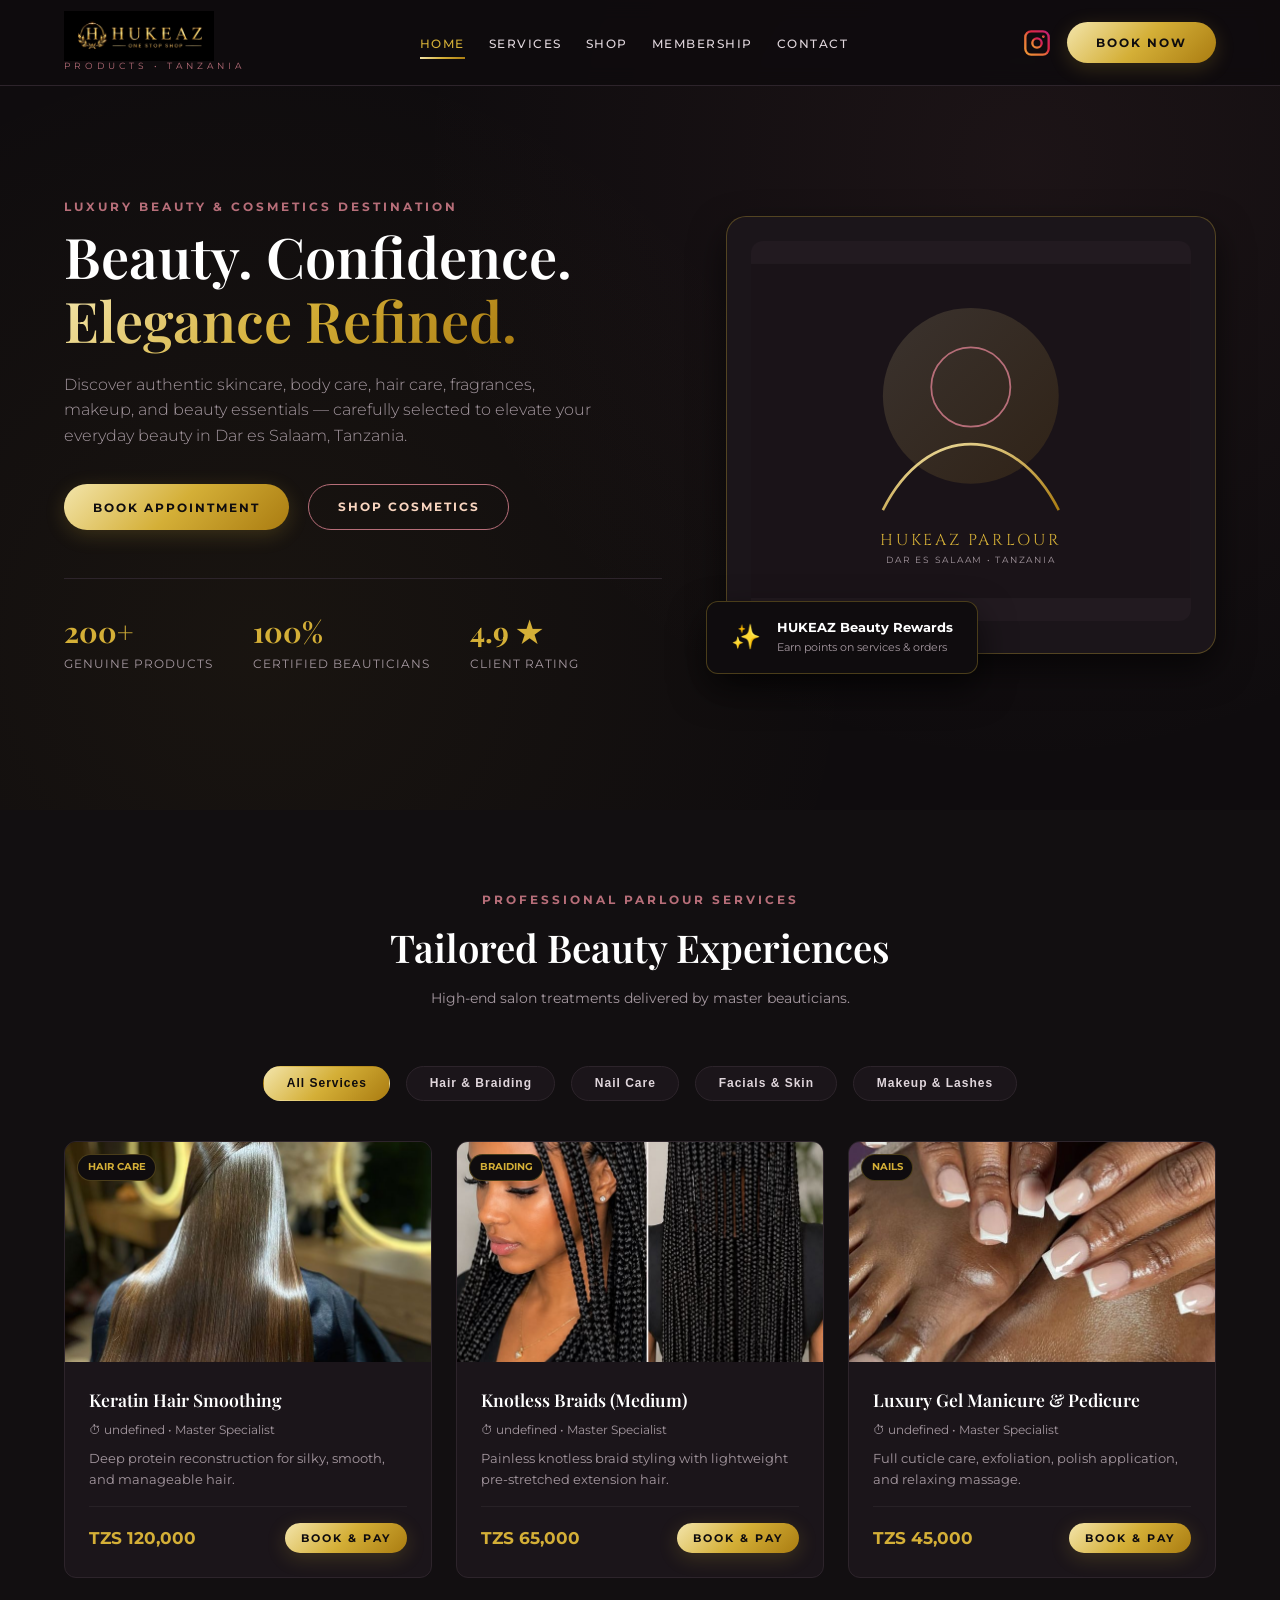
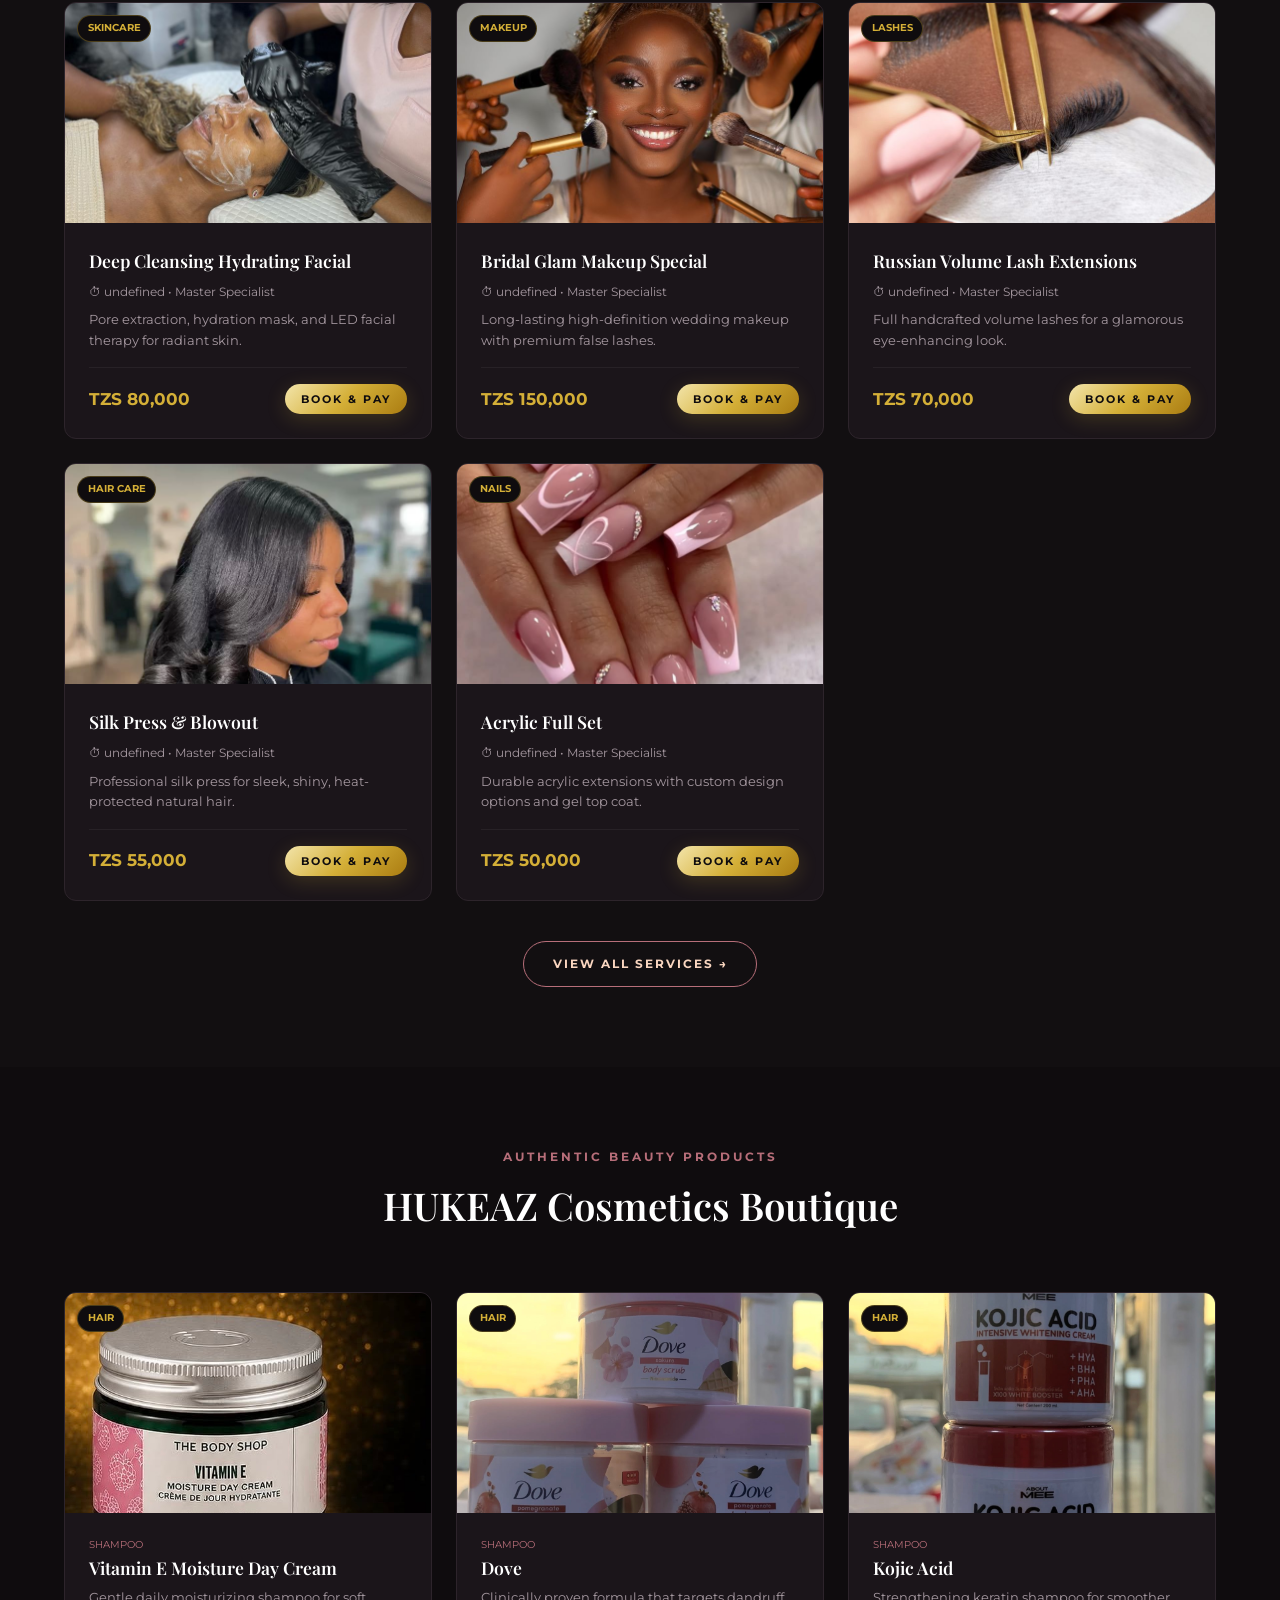
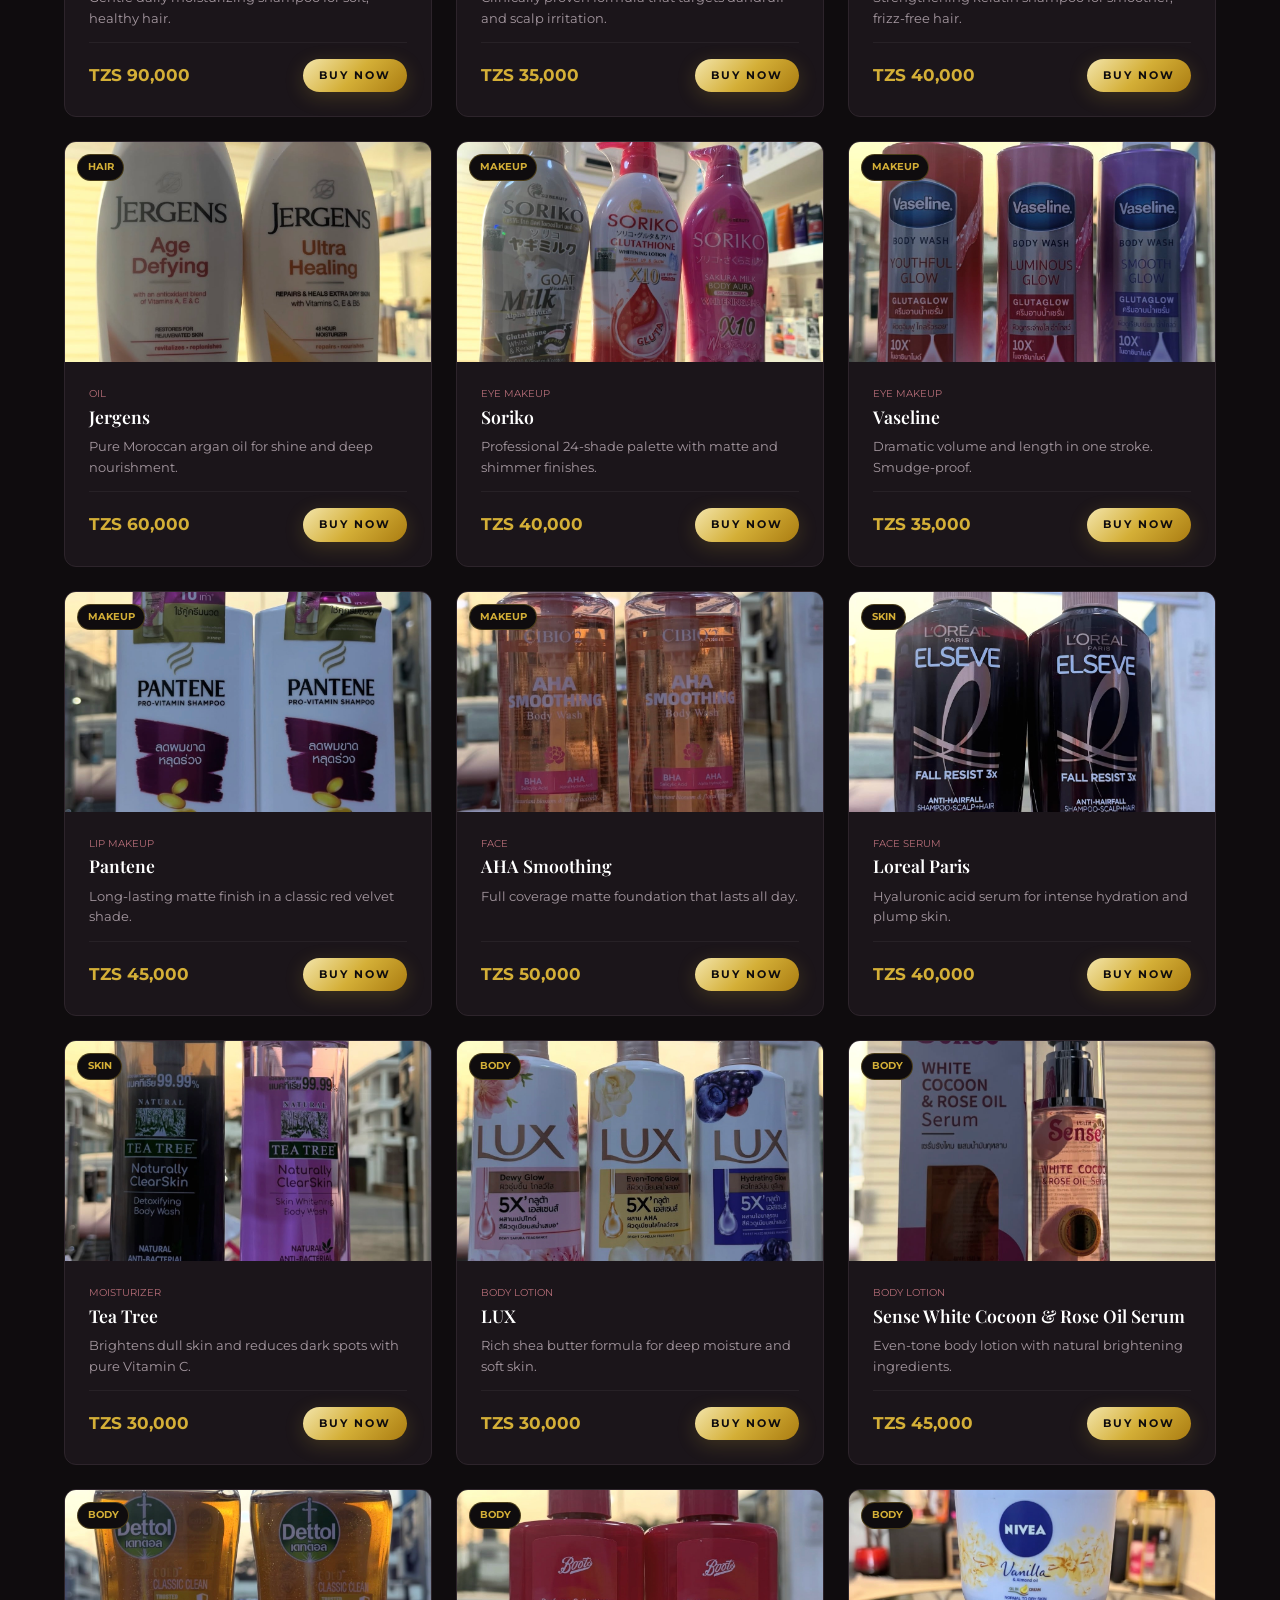
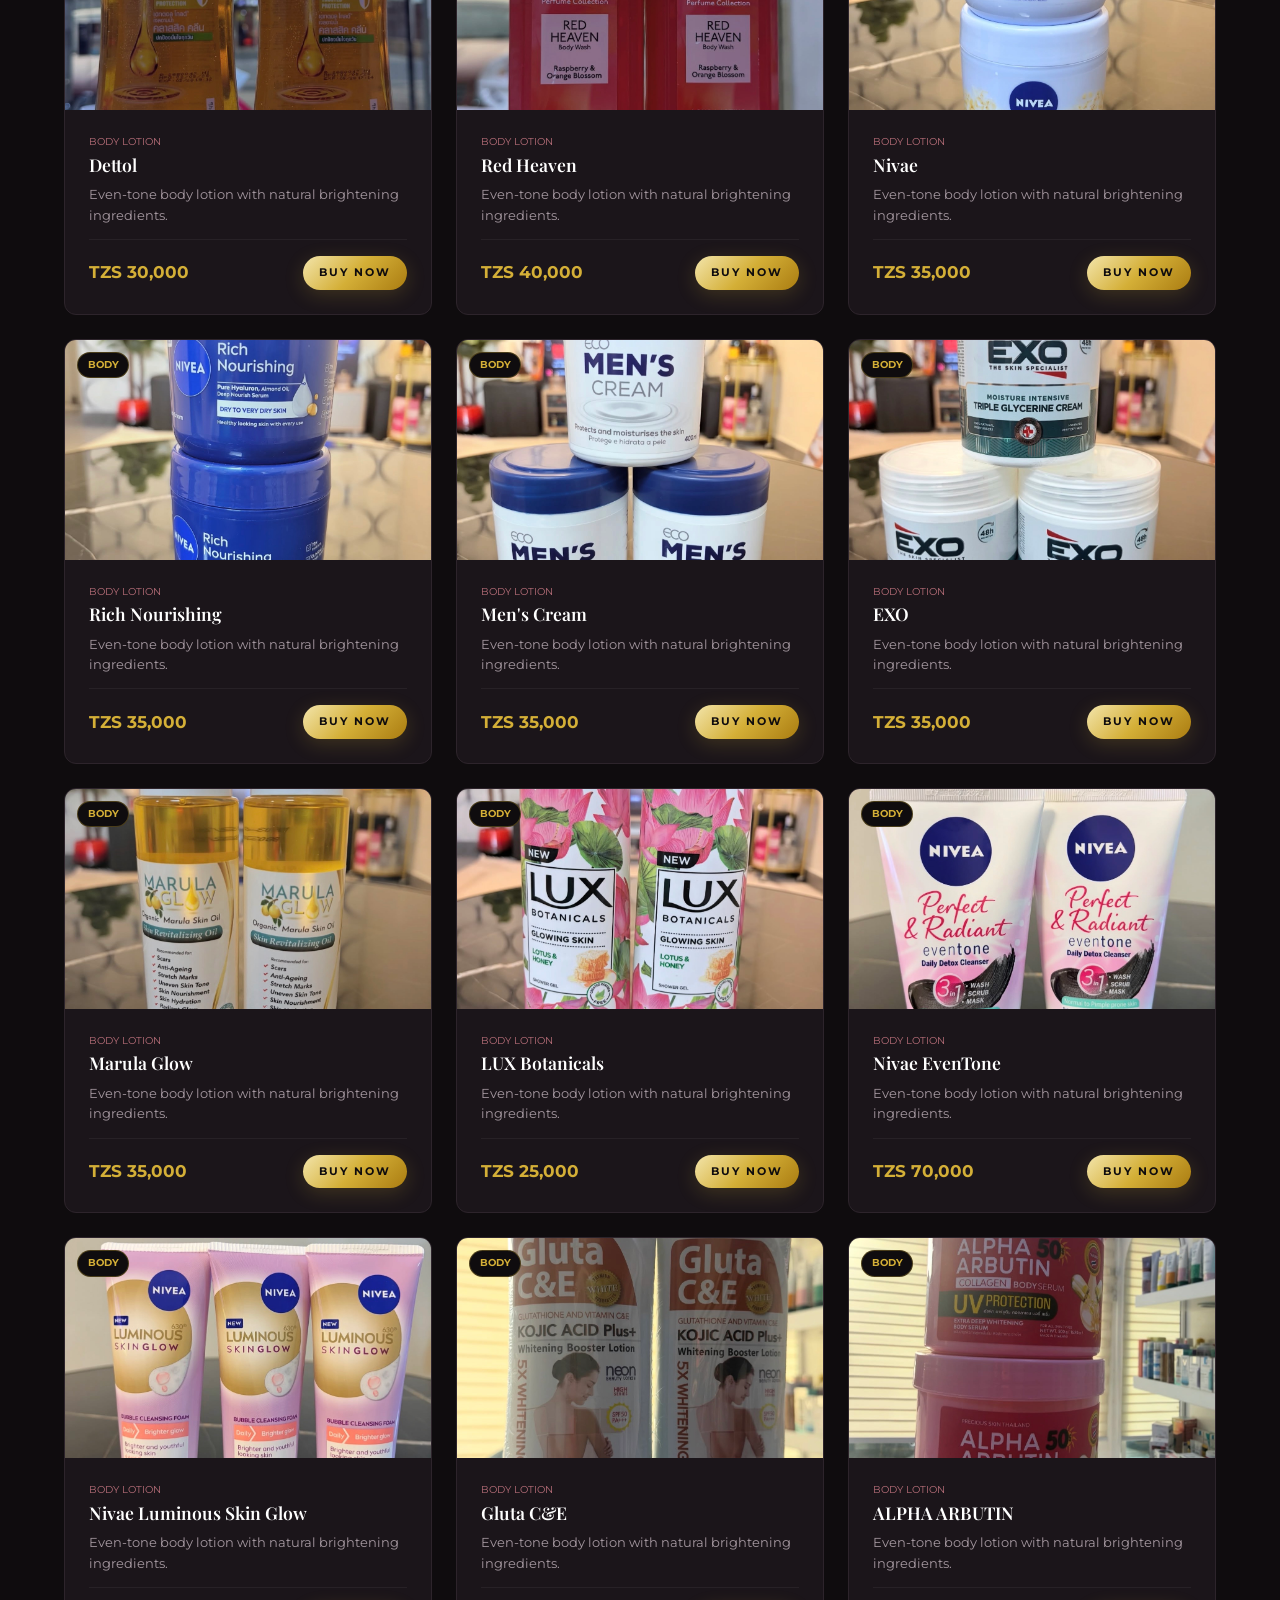
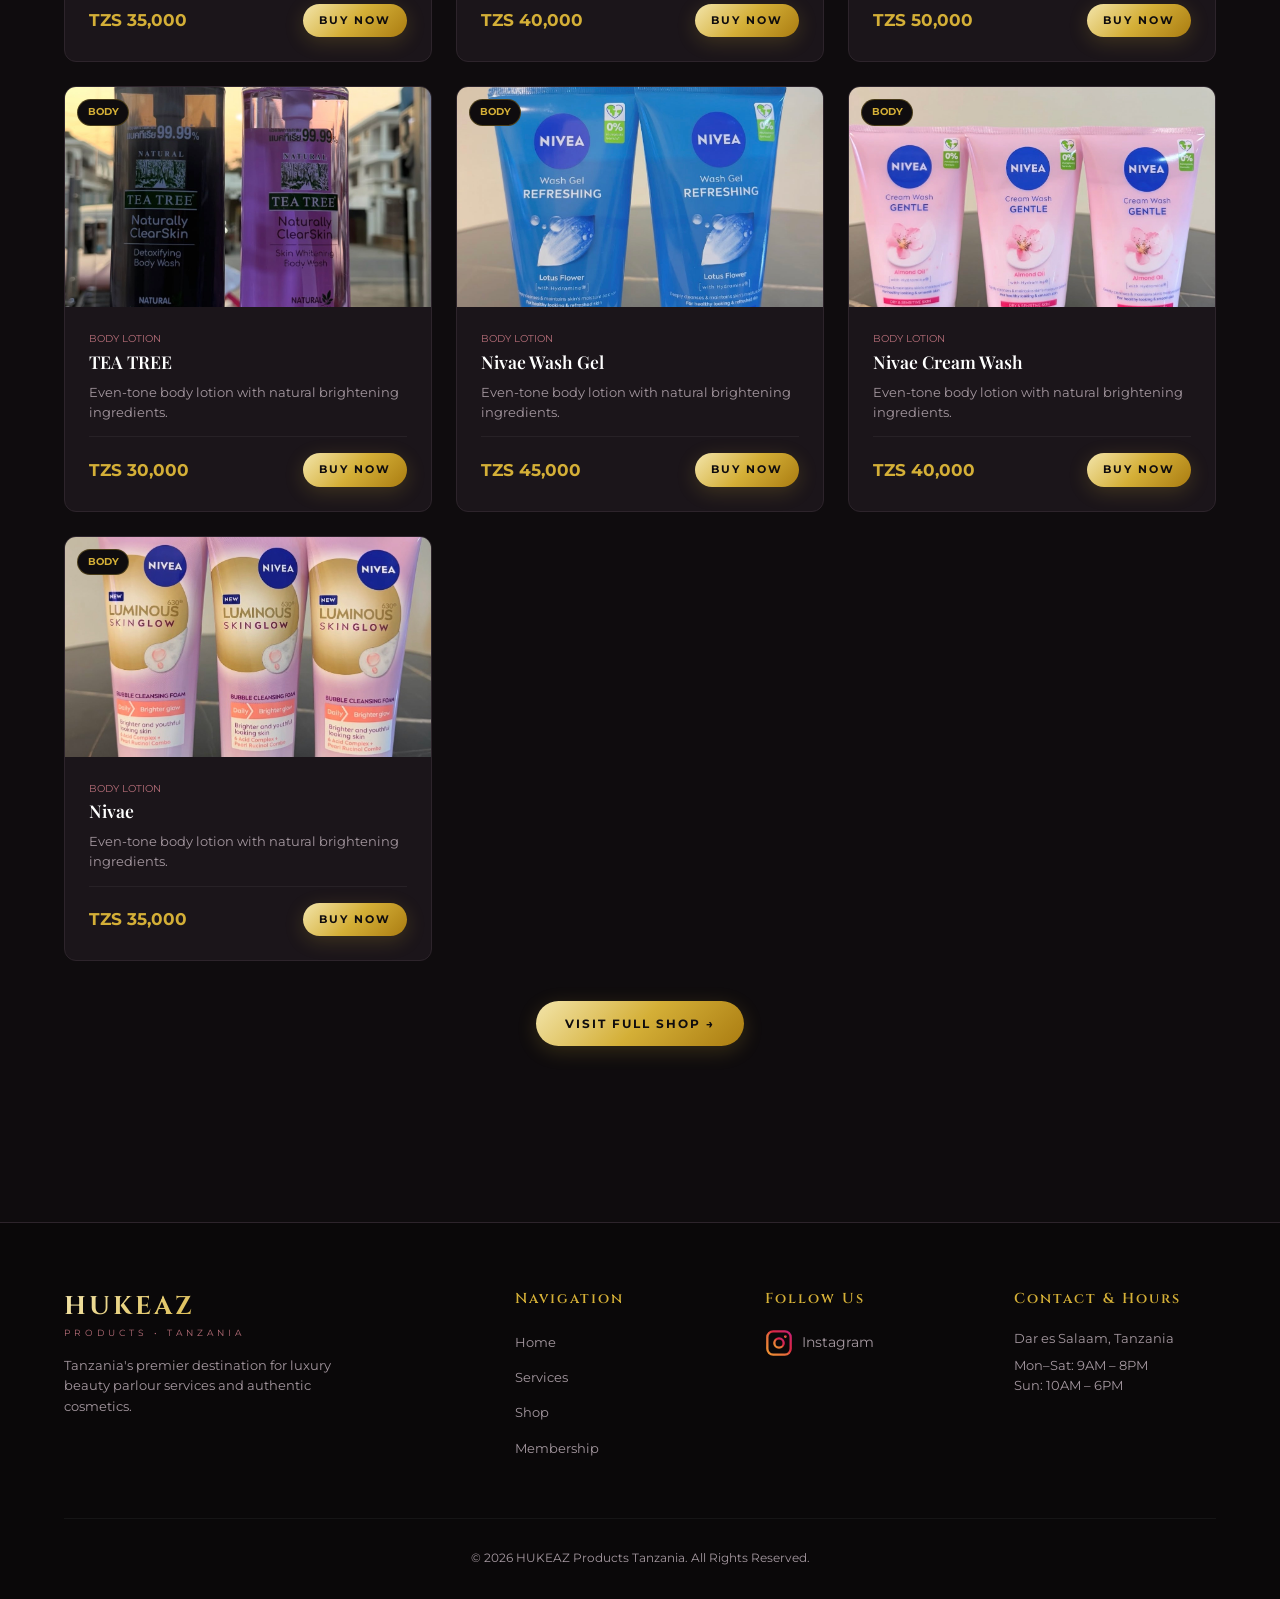
<file: index.html>
<!DOCTYPE html>
<html lang="en">
<head>
    <meta charset="UTF-8">
    <meta name="viewport" content="width=device-width, initial-scale=1.0">
    <meta name="description" content="HUKEAZ Products — Premium beauty parlour services and authentic cosmetics in Dar es Salaam, Tanzania.">
    <title>HUKEAZ Products — Premium Beauty & Cosmetics Tanzania</title>
    <link rel="preconnect" href="https://fonts.googleapis.com">
    <link rel="preconnect" href="https://fonts.gstatic.com" crossorigin>
    <link href="https://fonts.googleapis.com/css2?family=Cinzel:wght@500;600;700;800&family=Montserrat:wght@300;400;500;600;700&family=Playfair+Display:ital,wght@0,400;0,600;0,700;1,400&display=swap" rel="stylesheet">
    <link rel="stylesheet" href="css/style.css">
</head>
<body>
    <header>
        <div class="container header-container">
            <a href="index.html" class="brand-logo">
                 <img src="images/products/LOGO.jpg" alt="HUKEAZ Logo" class="logo-image" width="150px">
                <span class="subtitle">PRODUCTS • TANZANIA</span>
            </a>
            <nav>
                <ul>
                    <li><a href="index.html" class="active">Home</a></li>
                    <li><a href="services.html">Services</a></li>
                    <li><a href="shop.html">Shop</a></li>
                    <li><a href="membership.html">Membership</a></li>
                    <li><a href="contact.html">Contact</a></li>
                </ul>
            </nav>
            <div class="nav-actions">
                
                                    <div style="margin-top:0.5rem;">
                        <a href="https://www.instagram.com/hukeazonestop1_shop_/" target="_blank" rel="noopener"
                           style="display:inline-flex;align-items:center;gap:0.6rem;text-decoration:none;color:var(--text-muted);transition:var(--transition);">
                            <!-- Instagram Logo -->
                            <svg width="28" height="28" viewBox="0 0 24 24" fill="none" xmlns="http://www.w3.org/2000/svg">
                                <defs>
                                    <linearGradient id="ig-gradient" x1="0%" y1="100%" x2="100%" y2="0%">
                                        <stop offset="0%" stop-color="#f09433"/>
                                        <stop offset="45%" stop-color="#e6683c"/>
                                        <stop offset="60%" stop-color="#dc2743"/>
                                        <stop offset="90%" stop-color="#cc2366"/>
                                        <stop offset="100%" stop-color="#bc1888"/>
                                    </linearGradient>
                                </defs>
                                <rect x="2" y="2" width="20" height="20" rx="5" ry="5" stroke="url(#ig-gradient)" stroke-width="2"/>
                                <circle cx="12" cy="12" r="4" stroke="url(#ig-gradient)" stroke-width="2"/>
                                <circle cx="17.5" cy="6.5" r="1.2" fill="url(#ig-gradient)"/>
                            </svg>
                       
                        </a>
                    </div>
                <button class="btn btn-gold" onclick="openBookingModal()">Book Now</button>
                <button class="mobile-toggle" onclick="toggleMobileNav()">☰</button>
            </div>
        </div>
        <div class="mobile-nav" id="mobile-nav">
            <a href="index.html" class="active">Home</a>
            <a href="services.html">Services</a>
            <a href="shop.html">Shop</a>
            <a href="membership.html">Membership</a>
            <a href="contact.html">Contact</a>
            <button class="btn btn-gold" style="margin-top:0.5rem;" onclick="openBookingModal(); toggleMobileNav();">Book Appointment</button>
        </div>
    </header>

    <section class="hero">
        <div class="container hero-grid">
            <div>
                <span class="section-label">Luxury Beauty & Cosmetics Destination</span>
                <h1 class="hero-title">Beauty. Confidence. <span class="gold-text">Elegance Refined.</span></h1>
                <p class="hero-subtitle">Discover authentic skincare, body care, hair care, fragrances, makeup, and beauty essentials — carefully selected to elevate your everyday beauty in Dar es Salaam, Tanzania.</p>
                <div class="hero-buttons">
                    <button class="btn btn-gold" onclick="openBookingModal()">Book Appointment</button>
                    <a href="shop.html" class="btn btn-outline">Shop Cosmetics</a>
                </div>
                <div class="hero-stats">
                    <div class="stat-item"><div class="number">200+</div><div class="label">Genuine Products</div></div>
                    <div class="stat-item"><div class="number">100%</div><div class="label">Certified Beauticians</div></div>
                    <div class="stat-item"><div class="number">4.9 ★</div><div class="label">Client Rating</div></div>
                </div>
            </div>
            <div class="hero-visual">
                <div class="visual-card-main">
                    <svg viewBox="0 0 500 380" style="width:100%;height:380px;border-radius:12px;background:#221A20;">
                        <defs>
                            <linearGradient id="svgG" x1="0%" y1="0%" x2="100%" y2="100%">
                                <stop offset="0%" stop-color="#F3E5AB"/>
                                <stop offset="100%" stop-color="#AA7C11"/>
                            </linearGradient>
                        </defs>
                        <rect width="500" height="380" fill="#1A1318"/>
                        <circle cx="250" cy="150" r="100" fill="url(#svgG)" opacity="0.15"/>
                        <path d="M 150,280 C 200,180 300,180 350,280" stroke="url(#svgG)" stroke-width="3" fill="none"/>
                        <circle cx="250" cy="140" r="45" stroke="#B76E79" stroke-width="2" fill="none"/>
                        <text x="250" y="320" font-family="'Cinzel', serif" font-size="18" fill="#D4AF37" text-anchor="middle" letter-spacing="3">HUKEAZ PARLOUR</text>
                        <text x="250" y="340" font-family="'Montserrat', sans-serif" font-size="10" fill="#A598A0" text-anchor="middle" letter-spacing="2">DAR ES SALAAM • TANZANIA</text>
                    </svg>
                    <div class="floating-badge">
                        <span style="font-size:1.5rem;">✨</span>
                        <div>
                            <div style="font-size:0.8rem;font-weight:700;color:#FFF;">HUKEAZ Beauty Rewards</div>
                            <div style="font-size:0.7rem;color:var(--text-muted);">Earn points on services & orders</div>
                        </div>
                    </div>
                </div>
            </div>
        </div>
    </section>

    <section class="section-padding" style="background:rgba(255,255,255,0.01);">
        <div class="container">
            <div class="section-header">
                <span class="section-label">Professional Parlour Services</span>
                <h2>Tailored Beauty Experiences</h2>
                <p style="color:var(--text-muted);font-size:0.9rem;margin-top:0.5rem;">High-end salon treatments delivered by master beauticians.</p>
            </div>
            <div class="tab-navigation">
                <button class="tab-btn active" onclick="filterServices('all')">All Services</button>
                <button class="tab-btn" onclick="filterServices('hair')">Hair & Braiding</button>
                <button class="tab-btn" onclick="filterServices('nails')">Nail Care</button>
                <button class="tab-btn" onclick="filterServices('skin')">Facials & Skin</button>
                <button class="tab-btn" onclick="filterServices('makeup')">Makeup & Lashes</button>
            </div>
            <div class="grid cards-grid" id="services-container"></div>
            <div style="text-align:center;margin-top:2.5rem;">
                <a href="services.html" class="btn btn-outline">View All Services →</a>
            </div>
        </div>
    </section>

    <section class="section-padding">
        <div class="container">
            <div class="section-header">
                <span class="section-label">Authentic Beauty Products</span>
                <h2>HUKEAZ Cosmetics Boutique</h2>
                
            </div>
            <div class="grid cards-grid" id="products-container"></div>
            <div style="text-align:center;margin-top:2.5rem;">
                <a href="shop.html" class="btn btn-gold">Visit Full Shop →</a>
            </div>
        </div>
    </section>

    <footer>
        <div class="container">
            <div class="grid footer-grid">
                <div>
                    <a href="index.html" class="brand-logo" style="margin-bottom:1rem;">
                        <span class="title">HUKEAZ</span>
                        <span class="subtitle">PRODUCTS • TANZANIA</span>
                    </a>
                    <p style="font-size:0.8rem;color:var(--text-muted);max-width:300px;">Tanzania's premier destination for luxury beauty parlour services and authentic cosmetics.</p>
                </div>
                <div class="footer-col">
                    <h4>Navigation</h4>
                    <ul>
                        <li><a href="index.html">Home</a></li>
                        <li><a href="services.html">Services</a></li>
                        <li><a href="shop.html">Shop</a></li>
                        <li><a href="membership.html">Membership</a></li>
                    </ul>
                </div>
                                <div class="footer-col">
                    <h4>Follow Us</h4>
                    <div style="margin-top:0.5rem;">
                        <a href="https://www.instagram.com/hukeazonestop1_shop_/" target="_blank" rel="noopener"
                           style="display:inline-flex;align-items:center;gap:0.6rem;text-decoration:none;color:var(--text-muted);transition:var(--transition);">
                            <!-- Instagram Logo -->
                            <svg width="28" height="28" viewBox="0 0 24 24" fill="none" xmlns="http://www.w3.org/2000/svg">
                                <defs>
                                    <linearGradient id="ig-gradient" x1="0%" y1="100%" x2="100%" y2="0%">
                                        <stop offset="0%" stop-color="#f09433"/>
                                        <stop offset="45%" stop-color="#e6683c"/>
                                        <stop offset="60%" stop-color="#dc2743"/>
                                        <stop offset="90%" stop-color="#cc2366"/>
                                        <stop offset="100%" stop-color="#bc1888"/>
                                    </linearGradient>
                                </defs>
                                <rect x="2" y="2" width="20" height="20" rx="5" ry="5" stroke="url(#ig-gradient)" stroke-width="2"/>
                                <circle cx="12" cy="12" r="4" stroke="url(#ig-gradient)" stroke-width="2"/>
                                <circle cx="17.5" cy="6.5" r="1.2" fill="url(#ig-gradient)"/>
                            </svg>
                            <span style="font-size:0.9rem;">Instagram</span>
                        </a>
                    </div>
                </div>
                <div class="footer-col">
                    <h4>Contact & Hours</h4>
                    <p style="font-size:0.8rem;color:var(--text-muted);">Dar es Salaam, Tanzania</p>
                    <p style="font-size:0.8rem;color:var(--text-muted);margin-top:0.4rem;">Mon–Sat: 9AM – 8PM</p>
                    <p style="font-size:0.8rem;color:var(--text-muted);">Sun: 10AM – 6PM</p>
                </div>
            </div>
            <div class="copyright">© 2026 HUKEAZ Products Tanzania. All Rights Reserved.</div>
        </div>
    </footer>

    <!-- Booking Modal -->
    <div class="modal" id="booking-modal">
        <div class="modal-content">
            <button class="modal-close" onclick="closeModal('booking-modal')">×</button>
            <span class="section-label">Online Reservation</span>
            <h2 style="margin-bottom:1.5rem;">Book Your Beauty Experience</h2>
            <!-- 
              FORMSPREE BOOKING FORM
              1. Go to https://formspree.io and create a free account
              2. Create a new form and copy your form ID
              3. Replace YOUR_FORM_ID below with your real Formspree ID
                 Example: action="https://formspree.io/f/xpwzgkqy"
            -->
                        <!--
              BOOKING FLOW:
              1. Customer fills this form
              2. Details are sent to your email (Formspree)
              3. Customer is redirected to the correct Snipe payment page

              SETUP:
              - Replace YOUR_FORM_ID with your Formspree form ID
              - Put each service Snipe link in js/data.js (buyLink)
            -->
            <form id="booking-form" action="https://formspree.io/f/YOUR_FORM_ID" method="POST" onsubmit="handleBookingFormSubmit(event)">
                <input type="hidden" name="_subject" value="New HUKEAZ Beauty Booking">

                <div class="grid" style="grid-template-columns:1fr 1fr;gap:1rem;">
                    <div class="form-group">
                        <label>Select Service</label>
                        <select class="form-control" name="service" id="book-service" required>
                            <option value="">Choose service...</option>
                            <option value="Keratin Hair Smoothing (TZS 120,000)">Keratin Hair Smoothing (TZS 120,000)</option>
                            <option value="Knotless Braids (TZS 65,000)">Knotless Braids (TZS 65,000)</option>
                            <option value="Luxury Gel Manicure & Pedicure (TZS 45,000)">Luxury Gel Manicure & Pedicure (TZS 45,000)</option>
                            <option value="Deep Cleansing Hydrating Facial (TZS 80,000)">Deep Cleansing Hydrating Facial (TZS 80,000)</option>
                            <option value="Bridal Glam Makeup Special (TZS 150,000)">Bridal Glam Makeup Special (TZS 150,000)</option>
                            <option value="Russian Volume Lash Extensions (TZS 70,000)">Russian Volume Lash Extensions (TZS 70,000)</option>
                            <option value="Silk Press & Blowout (TZS 55,000)">Silk Press & Blowout (TZS 55,000)</option>
                            <option value="Acrylic Full Set (TZS 50,000)">Acrylic Full Set (TZS 50,000)</option>
                        </select>
                    </div>
                    <div class="form-group">
                        <label>Preferred Beautician</label>
                        <select class="form-control" name="beautician">
                            <option value="Any Available Specialist">Any Available Specialist</option>
                            <option value="Amina K. (Master Stylist)">Amina K. (Master Stylist)</option>
                            <option value="Grace M. (Nail Artist)">Grace M. (Nail Artist)</option>
                            <option value="Farida S. (Facial Specialist)">Farida S. (Facial Specialist)</option>
                        </select>
                    </div>
                    <div class="form-group">
                        <label>Date</label>
                        <input type="date" class="form-control" name="date" required>
                    </div>
                    <div class="form-group">
                        <label>Time Slot</label>
                        <select class="form-control" name="time" required>
                            <option value="10:00 AM">10:00 AM</option>
                            <option value="12:30 PM">12:30 PM</option>
                            <option value="03:00 PM">03:00 PM</option>
                            <option value="05:30 PM">05:30 PM</option>
                        </select>
                    </div>
                </div>

                <div class="form-group">
                    <label>Full Name</label>
                    <input type="text" class="form-control" name="name" placeholder="e.g. Neema Joshua" required>
                </div>

                <div class="grid" style="grid-template-columns:1fr 1fr;gap:1rem;">
                    <div class="form-group">
                        <label>Phone Number</label>
                        <input type="tel" class="form-control" name="phone" placeholder="+255 ..." required>
                    </div>
                    <div class="form-group">
                        <label>Preferred Payment</label>
                        <select class="form-control" name="payment">
                            <option value="M-Pesa">M-Pesa</option>
                            <option value="Airtel Money">Airtel Money</option>
                            <option value="Card">Visa / Mastercard</option>
                            <option value="Cash">Pay at Salon</option>
                        </select>
                    </div>
                </div>

                <div class="form-group">
                    <label>Notes (optional)</label>
                    <textarea class="form-control" name="notes" rows="2" placeholder="Any special requests..." style="resize:vertical;"></textarea>
                </div>

                <button type="submit" class="btn btn-gold" style="width:100%;margin-top:1rem;">
                    Proceed to Payment
                </button>
                <p style="font-size:0.75rem;color:var(--text-muted);text-align:center;margin-top:0.8rem;">
                    You will pay first. After payment, your booking details are sent to us on WhatsApp automatically.
                </p>
            </form>
        </div>
    </div>

    <!-- Cart Modal -->
    <div class="modal" id="cart-modal">
        <div class="modal-content" style="max-width:550px;">
            <button class="modal-close" onclick="closeModal('cart-modal')">×</button>
            <span class="section-label">Your Bag</span>
            <h2 style="margin-bottom:1.5rem;">Shopping Cart</h2>
            <div id="cart-items-container" style="min-height:120px;margin-bottom:1.5rem;"></div>
            <div style="border-top:1px solid var(--border-color);padding-top:1rem;">
                <div style="display:flex;justify-content:space-between;margin-bottom:0.5rem;font-size:0.9rem;">
                   
                    <span id="cart-subtotal" style="font-weight:600;">TZS 0</span>
                </div>
                <div style="display:flex;justify-content:space-between;margin-bottom:1rem;font-size:0.9rem;">
                    
                    <span id="cart-vat" style="font-weight:600;">TZS 0</span>
                </div>
                <div style="display:flex;justify-content:space-between;margin-bottom:1.5rem;font-size:1.2rem;font-weight:700;color:var(--gold-primary);">
                    <span>Total</span><span id="cart-total">TZS 0</span>
                </div>
                <button class="btn btn-gold" style="width:100%;" onclick="alert('Proceeding to Mobile Money checkout...')">Checkout Now</button>
            </div>
        </div>
    </div>

    <div class="modal" id="account-modal">
        <div class="modal-content" style="max-width:480px;">
            <button class="modal-close" onclick="closeModal('account-modal')">×</button>
            <h2 style="margin-bottom:1.5rem;">Client Login</h2>
            <div class="form-group"><label>Phone or Email</label><input type="text" class="form-control"></div>
            <div class="form-group"><label>Password</label><input type="password" class="form-control"></div>
            <button class="btn btn-gold" style="width:100%;" onclick="alert('Login coming soon')">Sign In</button>
        </div>
    </div>

    <script src="js/data.js"></script>
    <script src="js/main.js"></script>
</body>
</html>
</file>
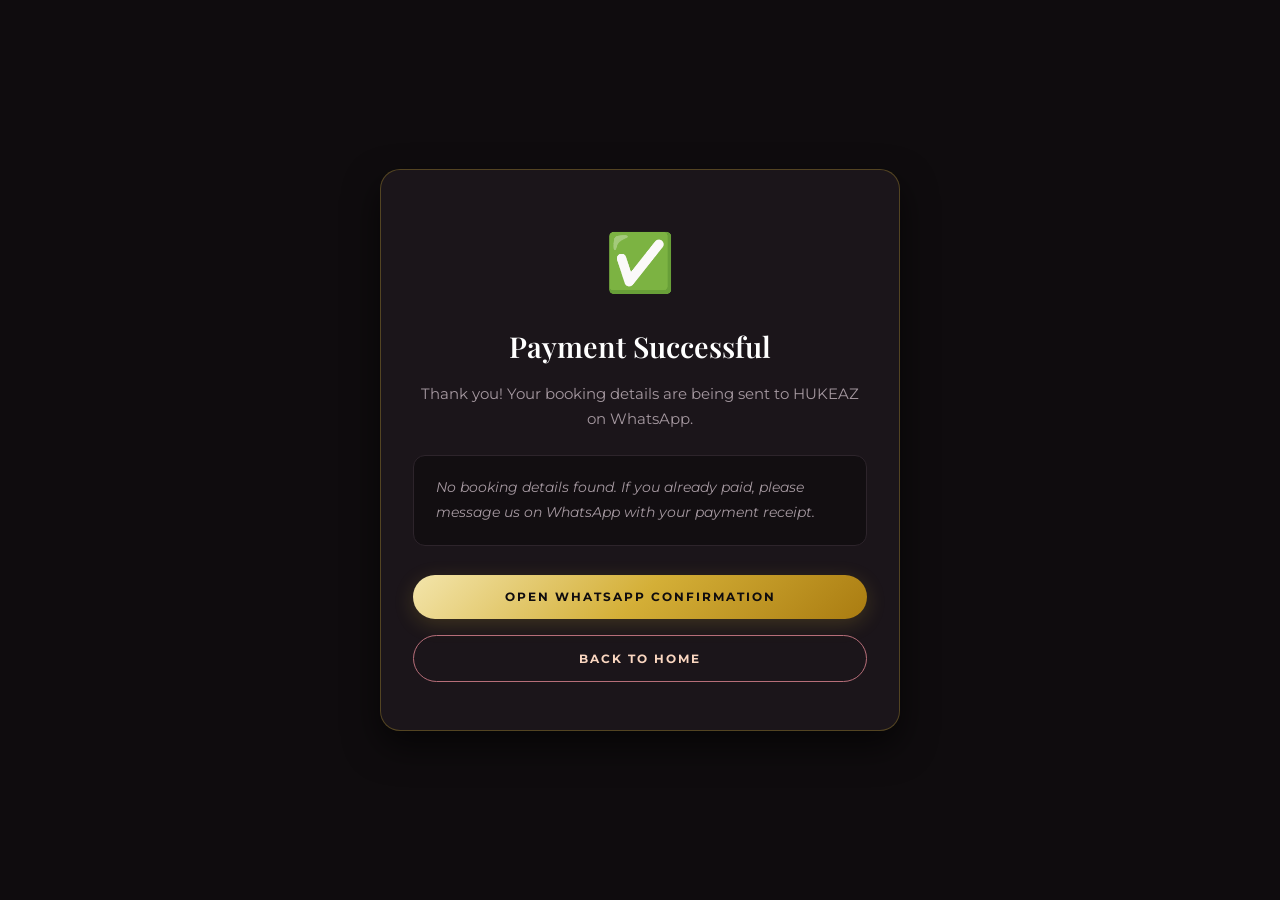
<file: booking-success.html>
<!DOCTYPE html>
<html lang="en">
<head>
    <meta charset="UTF-8">
    <meta name="viewport" content="width=device-width, initial-scale=1.0">
    <title>Payment Successful — HUKEAZ</title>
    <link rel="preconnect" href="https://fonts.googleapis.com">
    <link rel="preconnect" href="https://fonts.gstatic.com" crossorigin>
    <link href="https://fonts.googleapis.com/css2?family=Cinzel:wght@600;700&family=Montserrat:wght@400;500;600&family=Playfair+Display:wght@600&display=swap" rel="stylesheet">
    <link rel="stylesheet" href="css/style.css">
    <style>
        .success-wrap {
            min-height: 100vh;
            display: flex;
            align-items: center;
            justify-content: center;
            padding: 2rem;
            text-align: center;
        }
        .success-card {
            background: var(--bg-card);
            border: 1px solid var(--border-gold);
            border-radius: var(--radius-lg);
            padding: 3rem 2rem;
            max-width: 520px;
            width: 100%;
            box-shadow: var(--shadow-luxury);
        }
        .success-icon {
            font-size: 3.5rem;
            margin-bottom: 1rem;
        }
        .success-card h1 {
            font-size: 1.8rem;
            margin-bottom: 0.8rem;
        }
        .success-card p {
            color: var(--text-muted);
            margin-bottom: 1.5rem;
            font-size: 0.95rem;
        }
        .booking-summary {
            text-align: left;
            background: #120E11;
            border: 1px solid var(--border-color);
            border-radius: var(--radius-md);
            padding: 1.2rem 1.4rem;
            margin-bottom: 1.8rem;
            font-size: 0.88rem;
            line-height: 1.8;
        }
        .booking-summary strong {
            color: var(--gold-primary);
        }
    </style>
</head>
<body>
    <div class="success-wrap">
        <div class="success-card">
            <div class="success-icon">✅</div>
            <h1>Payment Successful</h1>
            <p>Thank you! Your booking details are being sent to HUKEAZ on WhatsApp.</p>

            <div class="booking-summary" id="summary">
                <em style="color:var(--text-muted);">Loading booking details...</em>
            </div>

            <a href="#" id="wa-btn" class="btn btn-gold" style="width:100%; margin-bottom:1rem;" target="_blank" rel="noopener">
                Open WhatsApp Confirmation
            </a>
            <a href="index.html" class="btn btn-outline" style="width:100%;">
                Back to Home
            </a>
        </div>
    </div>

    <script>
        // ========== YOUR WHATSAPP NUMBER ==========
        // Country code, no + and no spaces (example: 255656611169)
        const WHATSAPP_NUMBER = '255656611169';

        function loadBooking() {
            let data = null;
            try {
                data = JSON.parse(sessionStorage.getItem('hukeaz_pending_booking') || 'null')
                    || JSON.parse(localStorage.getItem('hukeaz_pending_booking') || 'null');
            } catch (e) {}

            const summaryEl = document.getElementById('summary');
            const waBtn = document.getElementById('wa-btn');

            if (!data) {
                summaryEl.innerHTML = '<em style="color:var(--text-muted);">No booking details found. If you already paid, please message us on WhatsApp with your payment receipt.</em>';
                waBtn.href = 'https://wa.me/' + WHATSAPP_NUMBER + '?text=' + encodeURIComponent('Hi HUKEAZ, I just completed a payment. Please confirm my booking.');
                return;
            }

            summaryEl.innerHTML =
                '<div><strong>Service:</strong> ' + escapeHtml(data.service) + '</div>' +
                '<div><strong>Name:</strong> ' + escapeHtml(data.name) + '</div>' +
                '<div><strong>Phone:</strong> ' + escapeHtml(data.phone) + '</div>' +
                '<div><strong>Date:</strong> ' + escapeHtml(data.date) + '</div>' +
                '<div><strong>Time:</strong> ' + escapeHtml(data.time) + '</div>' +
                '<div><strong>Beautician:</strong> ' + escapeHtml(data.beautician || 'Any') + '</div>' +
                '<div><strong>Payment method:</strong> ' + escapeHtml(data.payment || 'N/A') + '</div>' +
                '<div><strong>Notes:</strong> ' + escapeHtml(data.notes || 'None') + '</div>';

            const waText =
                '✅ PAID — New HUKEAZ Booking\n\n' +
                'Service: ' + data.service + '\n' +
                'Name: ' + data.name + '\n' +
                'Phone: ' + data.phone + '\n' +
                'Date: ' + data.date + '\n' +
                'Time: ' + data.time + '\n' +
                'Beautician: ' + (data.beautician || 'Any') + '\n' +
                'Payment method: ' + (data.payment || 'N/A') + '\n' +
                'Notes: ' + (data.notes || 'None') + '\n\n' +
                '(Customer completed payment)';

            const waUrl = 'https://wa.me/' + WHATSAPP_NUMBER + '?text=' + encodeURIComponent(waText);
            waBtn.href = waUrl;

            // Automatically open WhatsApp after payment
            setTimeout(function () {
                window.open(waUrl, '_blank');
            }, 600);

            // Clear saved booking so it is not sent again
            try {
                sessionStorage.removeItem('hukeaz_pending_booking');
                // keep localStorage briefly in case page reloads; clear after short delay
                setTimeout(function () {
                    localStorage.removeItem('hukeaz_pending_booking');
                }, 3000);
            } catch (e) {}
        }

        function escapeHtml(str) {
            return String(str)
                .replace(/&/g, '&amp;')
                .replace(/</g, '&lt;')
                .replace(/>/g, '&gt;')
                .replace(/"/g, '&quot;');
        }

        document.addEventListener('DOMContentLoaded', loadBooking);
    </script>
</body>
</html>
</file>
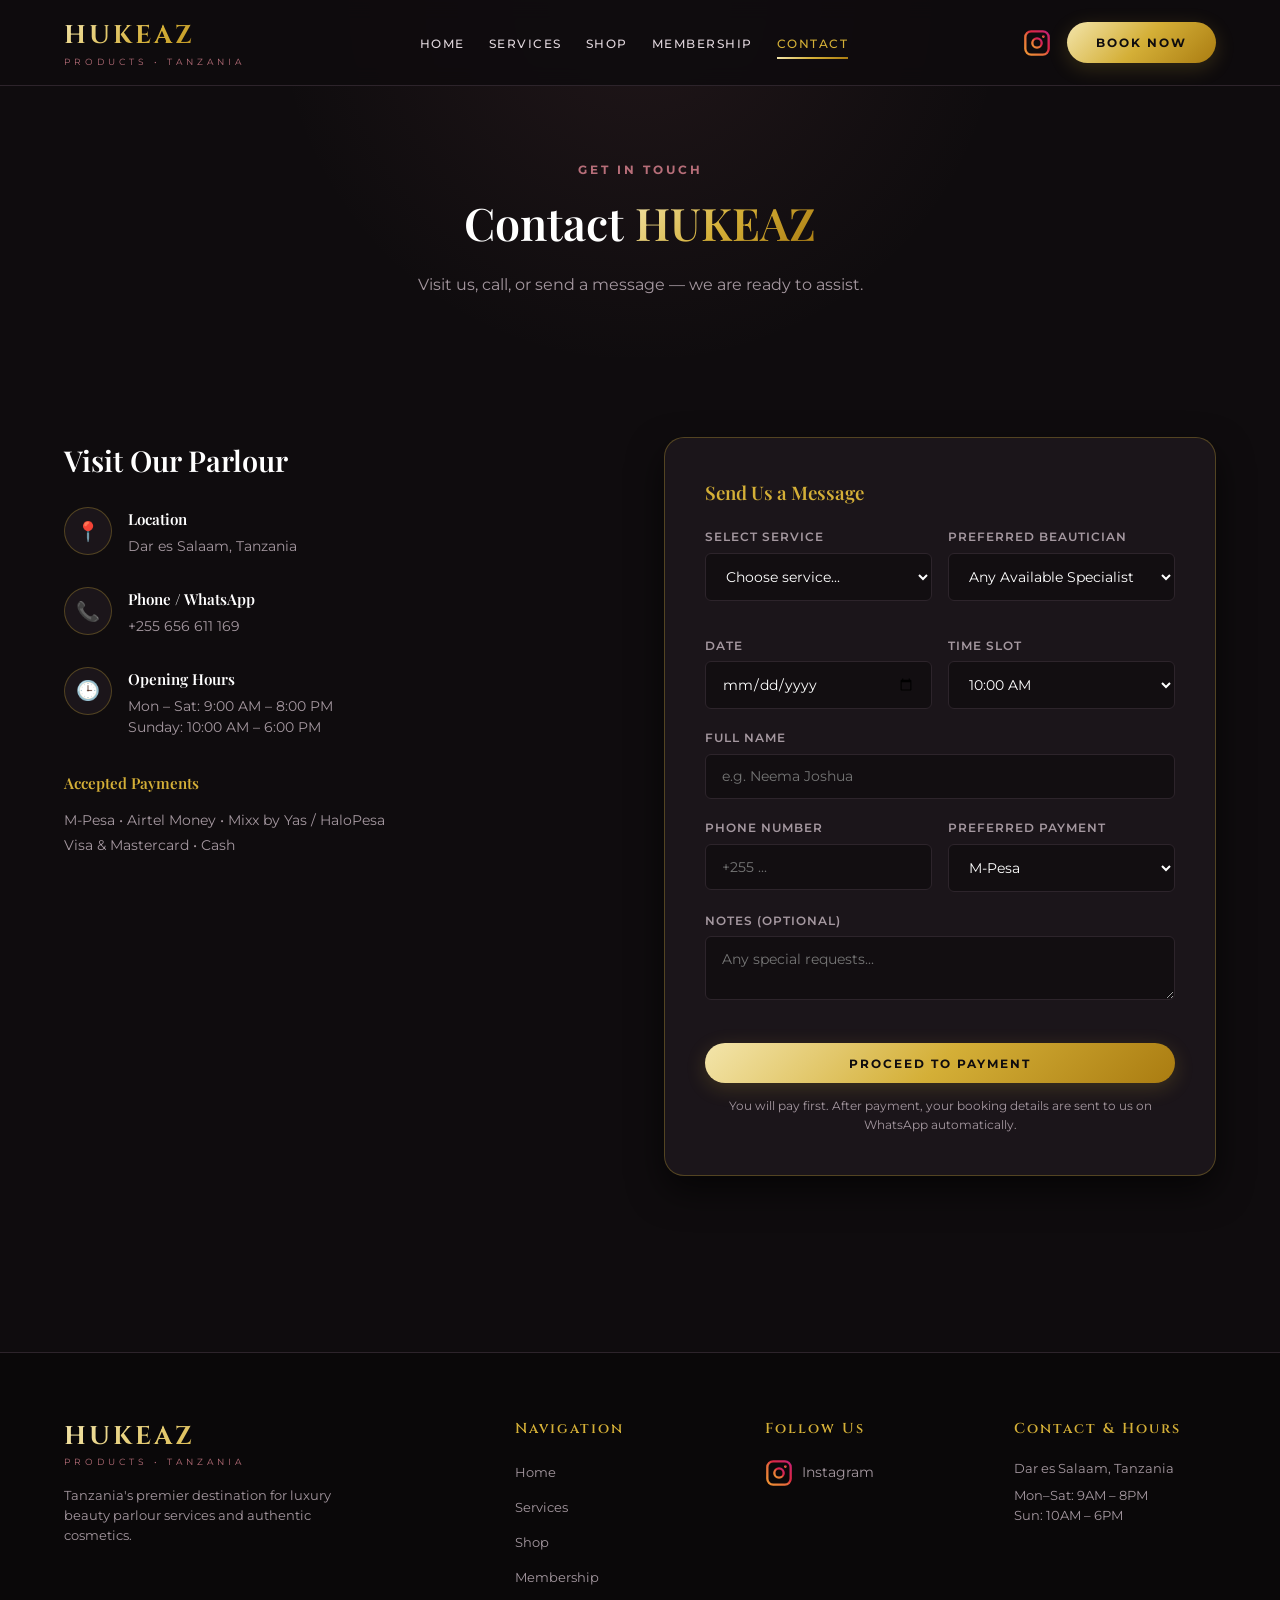
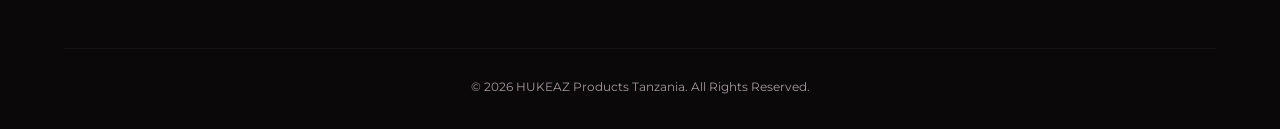
<file: contact.html>
<!DOCTYPE html>
<html lang="en">
<head>
    <meta charset="UTF-8">
    <meta name="viewport" content="width=device-width, initial-scale=1.0">
    <title>Contact — HUKEAZ Products Tanzania</title>
    <link rel="preconnect" href="https://fonts.googleapis.com">
    <link rel="preconnect" href="https://fonts.gstatic.com" crossorigin>
    <link href="https://fonts.googleapis.com/css2?family=Cinzel:wght@500;600;700;800&family=Montserrat:wght@300;400;500;600;700&family=Playfair+Display:ital,wght@0,400;0,600;0,700;1,400&display=swap" rel="stylesheet">
    <link rel="stylesheet" href="css/style.css">
</head>
<body>
    <header>
        <div class="container header-container">
            <a href="index.html" class="brand-logo">
                <span class="title">HUKEAZ</span>
                <span class="subtitle">PRODUCTS • TANZANIA</span>
            </a>
            <nav>
                <ul>
                    <li><a href="index.html">Home</a></li>
                    <li><a href="services.html">Services</a></li>
                    <li><a href="shop.html">Shop</a></li>
                    <li><a href="membership.html">Membership</a></li>
                    <li><a href="contact.html" class="active">Contact</a></li>
                </ul>
            </nav>
            <div class="nav-actions">
                 
                                  <div style="margin-top:0.5rem;">
                        <a href="https://www.instagram.com/hukeazonestop1_shop_/" target="_blank" rel="noopener"
                           style="display:inline-flex;align-items:center;gap:0.6rem;text-decoration:none;color:var(--text-muted);transition:var(--transition);">
                            <!-- Instagram Logo -->
                            <svg width="28" height="28" viewBox="0 0 24 24" fill="none" xmlns="http://www.w3.org/2000/svg">
                                <defs>
                                    <linearGradient id="ig-gradient" x1="0%" y1="100%" x2="100%" y2="0%">
                                        <stop offset="0%" stop-color="#f09433"/>
                                        <stop offset="45%" stop-color="#e6683c"/>
                                        <stop offset="60%" stop-color="#dc2743"/>
                                        <stop offset="90%" stop-color="#cc2366"/>
                                        <stop offset="100%" stop-color="#bc1888"/>
                                    </linearGradient>
                                </defs>
                                <rect x="2" y="2" width="20" height="20" rx="5" ry="5" stroke="url(#ig-gradient)" stroke-width="2"/>
                                <circle cx="12" cy="12" r="4" stroke="url(#ig-gradient)" stroke-width="2"/>
                                <circle cx="17.5" cy="6.5" r="1.2" fill="url(#ig-gradient)"/>
                            </svg>
                            
                        </a>
                    </div>
                <button class="btn btn-gold" onclick="openBookingModal()">Book Now</button>
                <button class="mobile-toggle" onclick="toggleMobileNav()">☰</button>
            </div>
        </div>
        <div class="mobile-nav" id="mobile-nav">
            <a href="index.html">Home</a>
            <a href="services.html">Services</a>
            <a href="shop.html">Shop</a>
            <a href="membership.html">Membership</a>
            <a href="contact.html" class="active">Contact</a>
            <button class="btn btn-gold" style="margin-top:0.5rem;" onclick="openBookingModal(); toggleMobileNav();">Book Appointment</button>
        </div>
    </header>

    <section class="page-hero">
        <div class="container">
            <span class="section-label">Get In Touch</span>
            <h1>Contact <span class="gold-text">HUKEAZ</span></h1>
            <p>Visit us, call, or send a message — we are ready to assist.</p>
        </div>
    </section>

    <section class="section-padding">
        <div class="container">
            <div class="grid" style="grid-template-columns:1fr 1fr;gap:3rem;">
                <div>
                    <h2 style="margin-bottom:1.5rem;font-size:1.8rem;">Visit Our Parlour</h2>
                    <div style="display:flex;gap:1rem;margin-bottom:1.8rem;">
                        <div style="width:48px;height:48px;background:var(--bg-card);border:1px solid var(--border-gold);border-radius:50%;display:flex;align-items:center;justify-content:center;font-size:1.2rem;">📍</div>
                        <div>
                            <h4 style="font-size:0.95rem;margin-bottom:0.3rem;">Location</h4>
                            <p style="font-size:0.85rem;color:var(--text-muted);">Dar es Salaam, Tanzania</p>
                        </div>
                    </div>
                    <div style="display:flex;gap:1rem;margin-bottom:1.8rem;">
                        <div style="width:48px;height:48px;background:var(--bg-card);border:1px solid var(--border-gold);border-radius:50%;display:flex;align-items:center;justify-content:center;font-size:1.2rem;">📞</div>
                        <div>
                            <h4 style="font-size:0.95rem;margin-bottom:0.3rem;">Phone / WhatsApp</h4>
                            <p style="font-size:0.85rem;color:var(--text-muted);">+255 656 611 169</p>
                        </div>
                    </div>
                    <div style="display:flex;gap:1rem;margin-bottom:1.8rem;">
                        <div style="width:48px;height:48px;background:var(--bg-card);border:1px solid var(--border-gold);border-radius:50%;display:flex;align-items:center;justify-content:center;font-size:1.2rem;">🕒</div>
                        <div>
                            <h4 style="font-size:0.95rem;margin-bottom:0.3rem;">Opening Hours</h4>
                            <p style="font-size:0.85rem;color:var(--text-muted);">Mon – Sat: 9:00 AM – 8:00 PM<br>Sunday: 10:00 AM – 6:00 PM</p>
                        </div>
                    </div>
                    <div style="margin-top:2rem;">
                        <h4 style="font-size:0.95rem;margin-bottom:0.8rem;color:var(--gold-primary);">Accepted Payments</h4>
                        <p style="font-size:0.85rem;color:var(--text-muted);line-height:1.8;">M-Pesa • Airtel Money • Mixx by Yas / HaloPesa<br>Visa & Mastercard • Cash</p>
                    </div>
                </div>

                <div class="system-panel" style="margin-top:0;">
                    <h3 style="color:var(--gold-primary);margin-bottom:1.2rem;">Send Us a Message</h3>
                                <!--
              BOOKING FLOW:
              1. Customer fills this form
              2. Details are sent to your email (Formspree)
              3. Customer is redirected to the correct Snipe payment page

              SETUP:
              - Replace YOUR_FORM_ID with your Formspree form ID
              - Put each service Snipe link in js/data.js (buyLink)
            -->
            <form id="booking-form" action="https://formspree.io/f/YOUR_FORM_ID" method="POST" onsubmit="handleBookingFormSubmit(event)">
                <input type="hidden" name="_subject" value="New HUKEAZ Beauty Booking">

                <div class="grid" style="grid-template-columns:1fr 1fr;gap:1rem;">
                    <div class="form-group">
                        <label>Select Service</label>
                        <select class="form-control" name="service" id="book-service" required>
                            <option value="">Choose service...</option>
                            <option value="Keratin Hair Smoothing (TZS 120,000)">Keratin Hair Smoothing (TZS 120,000)</option>
                            <option value="Knotless Braids (TZS 65,000)">Knotless Braids (TZS 65,000)</option>
                            <option value="Luxury Gel Manicure & Pedicure (TZS 45,000)">Luxury Gel Manicure & Pedicure (TZS 45,000)</option>
                            <option value="Deep Cleansing Hydrating Facial (TZS 80,000)">Deep Cleansing Hydrating Facial (TZS 80,000)</option>
                            <option value="Bridal Glam Makeup Special (TZS 150,000)">Bridal Glam Makeup Special (TZS 150,000)</option>
                            <option value="Russian Volume Lash Extensions (TZS 70,000)">Russian Volume Lash Extensions (TZS 70,000)</option>
                            <option value="Silk Press & Blowout (TZS 55,000)">Silk Press & Blowout (TZS 55,000)</option>
                            <option value="Acrylic Full Set (TZS 50,000)">Acrylic Full Set (TZS 50,000)</option>
                        </select>
                    </div>
                    <div class="form-group">
                        <label>Preferred Beautician</label>
                        <select class="form-control" name="beautician">
                            <option value="Any Available Specialist">Any Available Specialist</option>
                            <option value="Amina K. (Master Stylist)">Amina K. (Master Stylist)</option>
                            <option value="Grace M. (Nail Artist)">Grace M. (Nail Artist)</option>
                            <option value="Farida S. (Facial Specialist)">Farida S. (Facial Specialist)</option>
                        </select>
                    </div>
                    <div class="form-group">
                        <label>Date</label>
                        <input type="date" class="form-control" name="date" required>
                    </div>
                    <div class="form-group">
                        <label>Time Slot</label>
                        <select class="form-control" name="time" required>
                            <option value="10:00 AM">10:00 AM</option>
                            <option value="12:30 PM">12:30 PM</option>
                            <option value="03:00 PM">03:00 PM</option>
                            <option value="05:30 PM">05:30 PM</option>
                        </select>
                    </div>
                </div>

                <div class="form-group">
                    <label>Full Name</label>
                    <input type="text" class="form-control" name="name" placeholder="e.g. Neema Joshua" required>
                </div>

                <div class="grid" style="grid-template-columns:1fr 1fr;gap:1rem;">
                    <div class="form-group">
                        <label>Phone Number</label>
                        <input type="tel" class="form-control" name="phone" placeholder="+255 ..." required>
                    </div>
                    <div class="form-group">
                        <label>Preferred Payment</label>
                        <select class="form-control" name="payment">
                            <option value="M-Pesa">M-Pesa</option>
                            <option value="Airtel Money">Airtel Money</option>
                            <option value="Card">Visa / Mastercard</option>
                            <option value="Cash">Pay at Salon</option>
                        </select>
                    </div>
                </div>

                <div class="form-group">
                    <label>Notes (optional)</label>
                    <textarea class="form-control" name="notes" rows="2" placeholder="Any special requests..." style="resize:vertical;"></textarea>
                </div>

                <button type="submit" class="btn btn-gold" style="width:100%;margin-top:1rem;">
                    Proceed to Payment
                </button>
                <p style="font-size:0.75rem;color:var(--text-muted);text-align:center;margin-top:0.8rem;">
                    You will pay first. After payment, your booking details are sent to us on WhatsApp automatically.
                </p>
            </form>
                </div>
            </div>
        </div>
    </section>

    <footer>
        <div class="container">
            <div class="grid footer-grid">
                <div>
                    <a href="index.html" class="brand-logo" style="margin-bottom:1rem;">
                        <span class="title">HUKEAZ</span>
                        <span class="subtitle">PRODUCTS • TANZANIA</span>
                    </a>
                    <p style="font-size:0.8rem;color:var(--text-muted);max-width:300px;">Tanzania's premier destination for luxury beauty parlour services and authentic cosmetics.</p>
                </div>
                <div class="footer-col">
                    <h4>Navigation</h4>
                    <ul>
                        <li><a href="index.html">Home</a></li>
                        <li><a href="services.html">Services</a></li>
                        <li><a href="shop.html">Shop</a></li>
                        <li><a href="membership.html">Membership</a></li>
                    </ul>
                </div>
                                <div class="footer-col">
                    <h4>Follow Us</h4>
                    <div style="margin-top:0.5rem;">
                        <a href="https://www.instagram.com/hukeazonestop1_shop_/" target="_blank" rel="noopener"
                           style="display:inline-flex;align-items:center;gap:0.6rem;text-decoration:none;color:var(--text-muted);transition:var(--transition);">
                            <!-- Instagram Logo -->
                            <svg width="28" height="28" viewBox="0 0 24 24" fill="none" xmlns="http://www.w3.org/2000/svg">
                                <defs>
                                    <linearGradient id="ig-gradient" x1="0%" y1="100%" x2="100%" y2="0%">
                                        <stop offset="0%" stop-color="#f09433"/>
                                        <stop offset="45%" stop-color="#e6683c"/>
                                        <stop offset="60%" stop-color="#dc2743"/>
                                        <stop offset="90%" stop-color="#cc2366"/>
                                        <stop offset="100%" stop-color="#bc1888"/>
                                    </linearGradient>
                                </defs>
                                <rect x="2" y="2" width="20" height="20" rx="5" ry="5" stroke="url(#ig-gradient)" stroke-width="2"/>
                                <circle cx="12" cy="12" r="4" stroke="url(#ig-gradient)" stroke-width="2"/>
                                <circle cx="17.5" cy="6.5" r="1.2" fill="url(#ig-gradient)"/>
                            </svg>
                            <span style="font-size:0.9rem;">Instagram</span>
                        </a>
                    </div>
                </div>
                <div class="footer-col">
                    <h4>Contact & Hours</h4>
                    <p style="font-size:0.8rem;color:var(--text-muted);">Dar es Salaam, Tanzania</p>
                    <p style="font-size:0.8rem;color:var(--text-muted);margin-top:0.4rem;">Mon–Sat: 9AM – 8PM</p>
                    <p style="font-size:0.8rem;color:var(--text-muted);">Sun: 10AM – 6PM</p>
                </div>
            </div>
            <div class="copyright">© 2026 HUKEAZ Products Tanzania. All Rights Reserved.</div>
        </div>
    </footer>

    <div class="modal" id="booking-modal">
        <div class="modal-content">
            <button class="modal-close" onclick="closeModal('booking-modal')">×</button>
            <h2 style="margin-bottom:1.5rem;">Book Appointment</h2>
                        <!-- 
              FORMSPREE BOOKING FORM
              Replace YOUR_FORM_ID with your real Formspree form ID
              Example: action="https://formspree.io/f/xpwzgkqy"
            -->
            <form id="booking-form" action="https://formspree.io/f/YOUR_FORM_ID" method="POST" onsubmit="handleBookingFormSubmit(event)">
                <input type="hidden" name="_subject" value="New HUKEAZ Beauty Booking">

                <div class="grid" style="grid-template-columns:1fr 1fr;gap:1rem;">
                    <div class="form-group">
                        <label>Select Service</label>
                        <select class="form-control" name="service" id="book-service" required>
                            <option value="">Choose service...</option>
                            <option value="Keratin Hair Smoothing (TZS 120,000)">Keratin Hair Smoothing (TZS 120,000)</option>
                            <option value="Knotless Braids (TZS 65,000)">Knotless Braids (TZS 65,000)</option>
                            <option value="Gel Manicure & Pedicure (TZS 45,000)">Gel Manicure & Pedicure (TZS 45,000)</option>
                            <option value="Deep Cleansing Facial (TZS 80,000)">Deep Cleansing Facial (TZS 80,000)</option>
                            <option value="Bridal Glam Makeup (TZS 150,000)">Bridal Glam Makeup (TZS 150,000)</option>
                            <option value="Russian Volume Lashes (TZS 70,000)">Russian Volume Lashes (TZS 70,000)</option>
                        </select>
                    </div>
                    <div class="form-group">
                        <label>Preferred Beautician</label>
                        <select class="form-control" name="beautician">
                            <option value="Any Available Specialist">Any Available Specialist</option>
                            <option value="Amina K. (Master Stylist)">Amina K. (Master Stylist)</option>
                            <option value="Grace M. (Nail Artist)">Grace M. (Nail Artist)</option>
                            <option value="Farida S. (Facial Specialist)">Farida S. (Facial Specialist)</option>
                        </select>
                    </div>
                    <div class="form-group">
                        <label>Date</label>
                        <input type="date" class="form-control" name="date" required>
                    </div>
                    <div class="form-group">
                        <label>Time Slot</label>
                        <select class="form-control" name="time" required>
                            <option value="10:00 AM">10:00 AM</option>
                            <option value="12:30 PM">12:30 PM</option>
                            <option value="03:00 PM">03:00 PM</option>
                            <option value="05:30 PM">05:30 PM</option>
                        </select>
                    </div>
                </div>

                <div class="form-group">
                    <label>Full Name</label>
                    <input type="text" class="form-control" name="name" placeholder="e.g. Neema Joshua" required>
                </div>

                <div class="grid" style="grid-template-columns:1fr 1fr;gap:1rem;">
                    <div class="form-group">
                        <label>Phone Number</label>
                        <input type="tel" class="form-control" name="phone" placeholder="+255 ..." required>
                    </div>
                    <div class="form-group">
                        <label>Payment Method</label>
                        <select class="form-control" name="payment">
                            <option value="M-Pesa">M-Pesa</option>
                            <option value="Airtel Money">Airtel Money</option>
                            <option value="Card">Visa / Mastercard</option>
                            <option value="Cash">Pay at Salon</option>
                        </select>
                    </div>
                </div>

                <div class="form-group">
                    <label>Notes (optional)</label>
                    <textarea class="form-control" name="notes" rows="2" placeholder="Any special requests..." style="resize:vertical;"></textarea>
                </div>

                <button type="submit" class="btn btn-gold" style="width:100%;margin-top:1rem;">Confirm Booking</button>
                <p style="font-size:0.75rem;color:var(--text-muted);text-align:center;margin-top:0.8rem;">
                    You will receive a confirmation after we review your request.
                </p>
            </form>
        </div>
    </div>
    <div class="modal" id="cart-modal">
        <div class="modal-content" style="max-width:550px;">
            <button class="modal-close" onclick="closeModal('cart-modal')">×</button>
            <h2 style="margin-bottom:1.5rem;">Cart</h2>
            <div id="cart-items-container" style="min-height:120px;margin-bottom:1.5rem;"></div>
            <div style="border-top:1px solid var(--border-color);padding-top:1rem;">
                <div style="display:flex;justify-content:space-between;margin-bottom:0.5rem;"><span style="color:var(--text-muted);">Subtotal</span><span id="cart-subtotal">TZS 0</span></div>
                <div style="display:flex;justify-content:space-between;margin-bottom:1rem;"><span style="color:var(--text-muted);">VAT</span><span id="cart-vat">TZS 0</span></div>
                <div style="display:flex;justify-content:space-between;margin-bottom:1.5rem;font-size:1.2rem;font-weight:700;color:var(--gold-primary);"><span>Total</span><span id="cart-total">TZS 0</span></div>
                <button class="btn btn-gold" style="width:100%;" onclick="alert('Checkout...')">Checkout</button>
            </div>
        </div>
    </div>
    <div class="modal" id="account-modal">
        <div class="modal-content" style="max-width:480px;">
            <button class="modal-close" onclick="closeModal('account-modal')">×</button>
            <h2 style="margin-bottom:1.5rem;">Login</h2>
            <div class="form-group"><label>Phone or Email</label><input type="text" class="form-control"></div>
            <div class="form-group"><label>Password</label><input type="password" class="form-control"></div>
            <button class="btn btn-gold" style="width:100%;" onclick="alert('Coming soon')">Sign In</button>
        </div>
    </div>

    <script src="js/data.js"></script>
    <script src="js/main.js"></script>
</body>
</html>
</file>
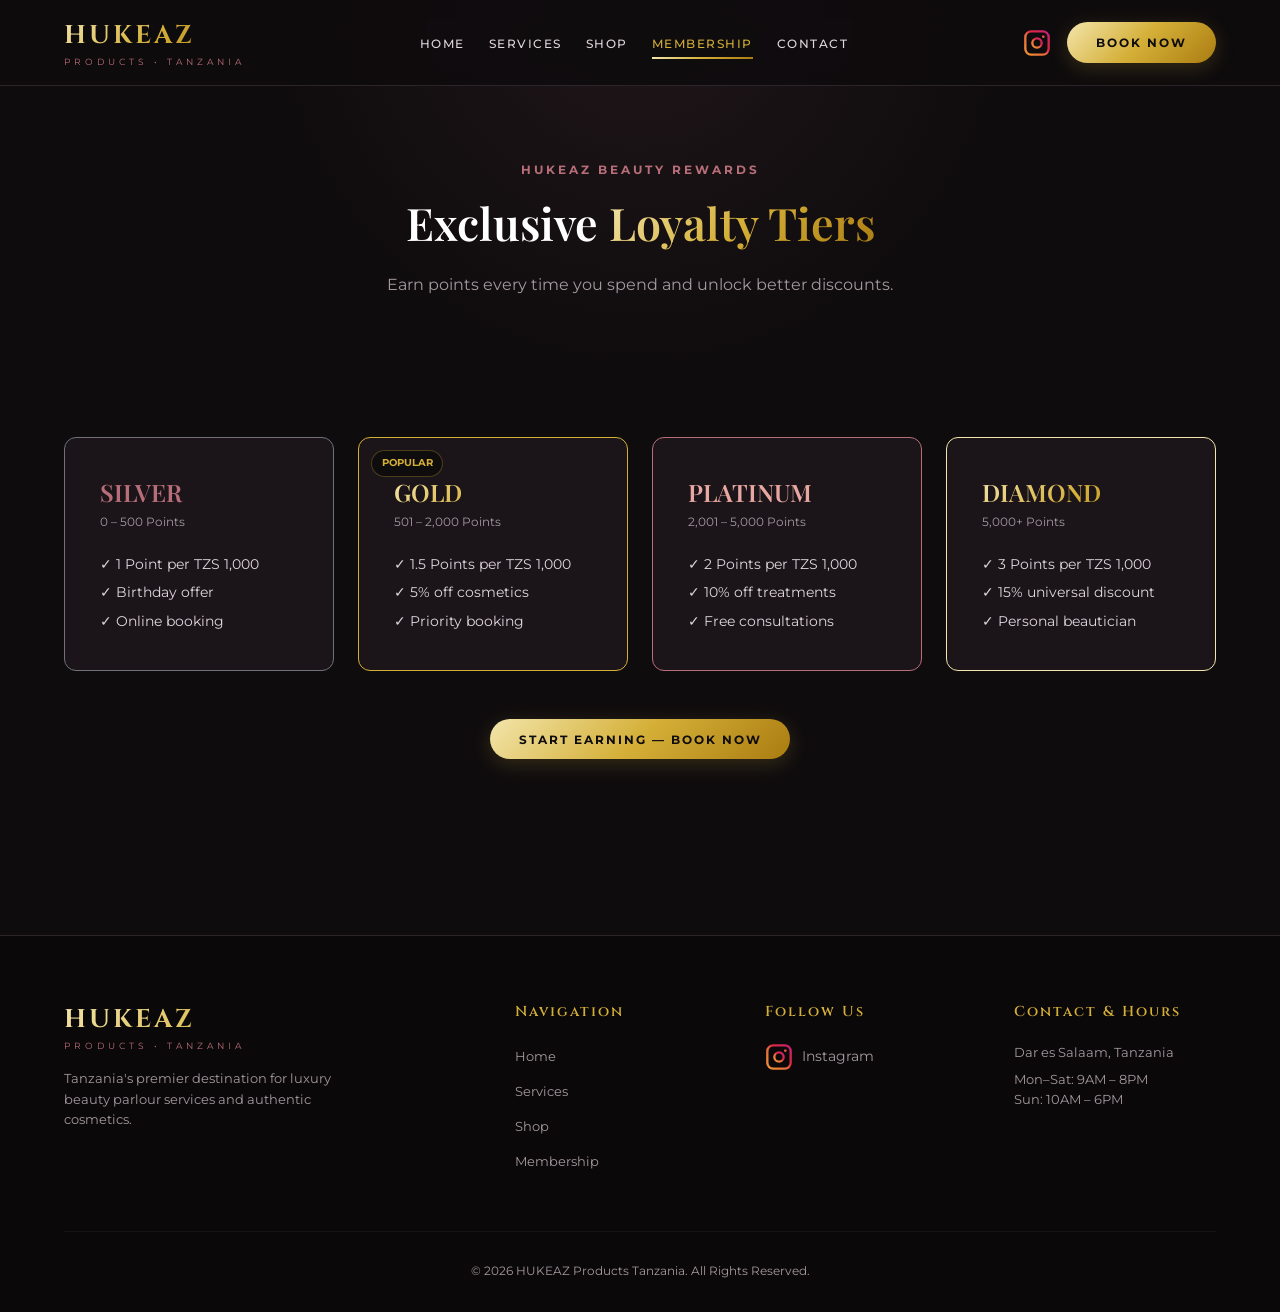
<file: membership.html>
<!DOCTYPE html>
<html lang="en">
<head>
    <meta charset="UTF-8">
    <meta name="viewport" content="width=device-width, initial-scale=1.0">
    <title>Membership — HUKEAZ Products Tanzania</title>
    <link rel="preconnect" href="https://fonts.googleapis.com">
    <link rel="preconnect" href="https://fonts.gstatic.com" crossorigin>
    <link href="https://fonts.googleapis.com/css2?family=Cinzel:wght@500;600;700;800&family=Montserrat:wght@300;400;500;600;700&family=Playfair+Display:ital,wght@0,400;0,600;0,700;1,400&display=swap" rel="stylesheet">
    <link rel="stylesheet" href="css/style.css">
</head>
<body>
    <header>
        <div class="container header-container">
            <a href="index.html" class="brand-logo">
                <span class="title">HUKEAZ</span>
                <span class="subtitle">PRODUCTS • TANZANIA</span>
            </a>
            <nav>
                <ul>
                    <li><a href="index.html">Home</a></li>
                    <li><a href="services.html">Services</a></li>
                    <li><a href="shop.html">Shop</a></li>
                    <li><a href="membership.html" class="active">Membership</a></li>
                    <li><a href="contact.html">Contact</a></li>
                </ul>
            </nav>
            <div class="nav-actions">
                                   <div style="margin-top:0.5rem;">
                        <a href="https://www.instagram.com/hukeazonestop1_shop_/" target="_blank" rel="noopener"
                           style="display:inline-flex;align-items:center;gap:0.6rem;text-decoration:none;color:var(--text-muted);transition:var(--transition);">
                            <!-- Instagram Logo -->
                            <svg width="28" height="28" viewBox="0 0 24 24" fill="none" xmlns="http://www.w3.org/2000/svg">
                                <defs>
                                    <linearGradient id="ig-gradient" x1="0%" y1="100%" x2="100%" y2="0%">
                                        <stop offset="0%" stop-color="#f09433"/>
                                        <stop offset="45%" stop-color="#e6683c"/>
                                        <stop offset="60%" stop-color="#dc2743"/>
                                        <stop offset="90%" stop-color="#cc2366"/>
                                        <stop offset="100%" stop-color="#bc1888"/>
                                    </linearGradient>
                                </defs>
                                <rect x="2" y="2" width="20" height="20" rx="5" ry="5" stroke="url(#ig-gradient)" stroke-width="2"/>
                                <circle cx="12" cy="12" r="4" stroke="url(#ig-gradient)" stroke-width="2"/>
                                <circle cx="17.5" cy="6.5" r="1.2" fill="url(#ig-gradient)"/>
                            </svg>
                           
                        </a>
                    </div>
                <button class="btn btn-gold" onclick="openBookingModal()">Book Now</button>
                <button class="mobile-toggle" onclick="toggleMobileNav()">☰</button>
            </div>
        </div>
        <div class="mobile-nav" id="mobile-nav">
            <a href="index.html">Home</a>
            <a href="services.html">Services</a>
            <a href="shop.html">Shop</a>
            <a href="membership.html" class="active">Membership</a>
            <a href="contact.html">Contact</a>
            <button class="btn btn-gold" style="margin-top:0.5rem;" onclick="openBookingModal(); toggleMobileNav();">Book Appointment</button>
        </div>
    </header>

    <section class="page-hero">
        <div class="container">
            <span class="section-label">HUKEAZ Beauty Rewards</span>
            <h1>Exclusive <span class="gold-text">Loyalty Tiers</span></h1>
            <p>Earn points every time you spend and unlock better discounts.</p>
        </div>
    </section>

    <section class="section-padding">
        <div class="container">
            <div class="grid" style="grid-template-columns:repeat(auto-fit,minmax(260px,1fr));gap:1.5rem;">
                <div class="card" style="padding:2.2rem;border-color:#71717A;">
                    <h3 class="rose-text" style="font-size:1.5rem;">SILVER</h3>
                    <p style="font-size:0.75rem;color:var(--text-muted);margin-bottom:1.2rem;">0 – 500 Points</p>
                    <ul style="font-size:0.88rem;color:var(--text-light);list-style:none;padding:0;line-height:2;">
                        <li>✓ 1 Point per TZS 1,000</li>
                        <li>✓ Birthday offer</li>
                        <li>✓ Online booking</li>
                    </ul>
                </div>
                <div class="card" style="padding:2.2rem;border-color:var(--gold-primary);position:relative;">
                    <div class="card-tag">POPULAR</div>
                    <h3 class="gold-text" style="font-size:1.5rem;">GOLD</h3>
                    <p style="font-size:0.75rem;color:var(--text-muted);margin-bottom:1.2rem;">501 – 2,000 Points</p>
                    <ul style="font-size:0.88rem;color:var(--text-light);list-style:none;padding:0;line-height:2;">
                        <li>✓ 1.5 Points per TZS 1,000</li>
                        <li>✓ 5% off cosmetics</li>
                        <li>✓ Priority booking</li>
                    </ul>
                </div>
                <div class="card" style="padding:2.2rem;border-color:var(--rose-gold);">
                    <h3 style="font-size:1.5rem;color:#E8A7A1;">PLATINUM</h3>
                    <p style="font-size:0.75rem;color:var(--text-muted);margin-bottom:1.2rem;">2,001 – 5,000 Points</p>
                    <ul style="font-size:0.88rem;color:var(--text-light);list-style:none;padding:0;line-height:2;">
                        <li>✓ 2 Points per TZS 1,000</li>
                        <li>✓ 10% off treatments</li>
                        <li>✓ Free consultations</li>
                    </ul>
                </div>
                <div class="card" style="padding:2.2rem;border:1px solid var(--gold-light);">
                    <h3 class="gold-text" style="font-size:1.5rem;">DIAMOND</h3>
                    <p style="font-size:0.75rem;color:var(--text-muted);margin-bottom:1.2rem;">5,000+ Points</p>
                    <ul style="font-size:0.88rem;color:var(--text-light);list-style:none;padding:0;line-height:2;">
                        <li>✓ 3 Points per TZS 1,000</li>
                        <li>✓ 15% universal discount</li>
                        <li>✓ Personal beautician</li>
                    </ul>
                </div>
            </div>
            <div style="text-align:center;margin-top:3rem;">
                <button class="btn btn-gold" onclick="openBookingModal()">Start Earning — Book Now</button>
            </div>
        </div>
    </section>

    <footer>
        <div class="container">
            <div class="grid footer-grid">
                <div>
                    <a href="index.html" class="brand-logo" style="margin-bottom:1rem;">
                        <span class="title">HUKEAZ</span>
                        <span class="subtitle">PRODUCTS • TANZANIA</span>
                    </a>
                    <p style="font-size:0.8rem;color:var(--text-muted);max-width:300px;">Tanzania's premier destination for luxury beauty parlour services and authentic cosmetics.</p>
                </div>
                <div class="footer-col">
                    <h4>Navigation</h4>
                    <ul>
                        <li><a href="index.html">Home</a></li>
                        <li><a href="services.html">Services</a></li>
                        <li><a href="shop.html">Shop</a></li>
                        <li><a href="membership.html">Membership</a></li>
                    </ul>
                </div>
                                <div class="footer-col">
                    <h4>Follow Us</h4>
                    <div style="margin-top:0.5rem;">
                        <a href="https://www.instagram.com/hukeazonestop1_shop_/" target="_blank" rel="noopener"
                           style="display:inline-flex;align-items:center;gap:0.6rem;text-decoration:none;color:var(--text-muted);transition:var(--transition);">
                            <!-- Instagram Logo -->
                            <svg width="28" height="28" viewBox="0 0 24 24" fill="none" xmlns="http://www.w3.org/2000/svg">
                                <defs>
                                    <linearGradient id="ig-gradient" x1="0%" y1="100%" x2="100%" y2="0%">
                                        <stop offset="0%" stop-color="#f09433"/>
                                        <stop offset="45%" stop-color="#e6683c"/>
                                        <stop offset="60%" stop-color="#dc2743"/>
                                        <stop offset="90%" stop-color="#cc2366"/>
                                        <stop offset="100%" stop-color="#bc1888"/>
                                    </linearGradient>
                                </defs>
                                <rect x="2" y="2" width="20" height="20" rx="5" ry="5" stroke="url(#ig-gradient)" stroke-width="2"/>
                                <circle cx="12" cy="12" r="4" stroke="url(#ig-gradient)" stroke-width="2"/>
                                <circle cx="17.5" cy="6.5" r="1.2" fill="url(#ig-gradient)"/>
                            </svg>
                            <span style="font-size:0.9rem;">Instagram</span>
                        </a>
                    </div>
                </div>
                <div class="footer-col">
                    <h4>Contact & Hours</h4>
                    <p style="font-size:0.8rem;color:var(--text-muted);">Dar es Salaam, Tanzania</p>
                    <p style="font-size:0.8rem;color:var(--text-muted);margin-top:0.4rem;">Mon–Sat: 9AM – 8PM</p>
                    <p style="font-size:0.8rem;color:var(--text-muted);">Sun: 10AM – 6PM</p>
                </div>
            </div>
            <div class="copyright">© 2026 HUKEAZ Products Tanzania. All Rights Reserved.</div>
        </div>
    </footer>

    <div class="modal" id="booking-modal">
        <div class="modal-content">
            <button class="modal-close" onclick="closeModal('booking-modal')">×</button>
            <h2 style="margin-bottom:1.5rem;">Book Appointment</h2>
                        <!-- 
              FORMSPREE BOOKING FORM
              Replace YOUR_FORM_ID with your real Formspree form ID
              Example: action="https://formspree.io/f/xpwzgkqy"
            -->
                        <!--
              BOOKING FLOW:
              1. Customer fills this form
              2. Details are sent to your email (Formspree)
              3. Customer is redirected to the correct Snipe payment page

              SETUP:
              - Replace YOUR_FORM_ID with your Formspree form ID
              - Put each service Snipe link in js/data.js (buyLink)
            -->
            <form id="booking-form" action="https://formspree.io/f/YOUR_FORM_ID" method="POST" onsubmit="handleBookingFormSubmit(event)">
                <input type="hidden" name="_subject" value="New HUKEAZ Beauty Booking">

                <div class="grid" style="grid-template-columns:1fr 1fr;gap:1rem;">
                    <div class="form-group">
                        <label>Select Service</label>
                        <select class="form-control" name="service" id="book-service" required>
                            <option value="">Choose service...</option>
                            <option value="Keratin Hair Smoothing (TZS 120,000)">Keratin Hair Smoothing (TZS 120,000)</option>
                            <option value="Knotless Braids (TZS 65,000)">Knotless Braids (TZS 65,000)</option>
                            <option value="Luxury Gel Manicure & Pedicure (TZS 45,000)">Luxury Gel Manicure & Pedicure (TZS 45,000)</option>
                            <option value="Deep Cleansing Hydrating Facial (TZS 80,000)">Deep Cleansing Hydrating Facial (TZS 80,000)</option>
                            <option value="Bridal Glam Makeup Special (TZS 150,000)">Bridal Glam Makeup Special (TZS 150,000)</option>
                            <option value="Russian Volume Lash Extensions (TZS 70,000)">Russian Volume Lash Extensions (TZS 70,000)</option>
                            <option value="Silk Press & Blowout (TZS 55,000)">Silk Press & Blowout (TZS 55,000)</option>
                            <option value="Acrylic Full Set (TZS 50,000)">Acrylic Full Set (TZS 50,000)</option>
                        </select>
                    </div>
                    <div class="form-group">
                        <label>Preferred Beautician</label>
                        <select class="form-control" name="beautician">
                            <option value="Any Available Specialist">Any Available Specialist</option>
                            <option value="Amina K. (Master Stylist)">Amina K. (Master Stylist)</option>
                            <option value="Grace M. (Nail Artist)">Grace M. (Nail Artist)</option>
                            <option value="Farida S. (Facial Specialist)">Farida S. (Facial Specialist)</option>
                        </select>
                    </div>
                    <div class="form-group">
                        <label>Date</label>
                        <input type="date" class="form-control" name="date" required>
                    </div>
                    <div class="form-group">
                        <label>Time Slot</label>
                        <select class="form-control" name="time" required>
                            <option value="10:00 AM">10:00 AM</option>
                            <option value="12:30 PM">12:30 PM</option>
                            <option value="03:00 PM">03:00 PM</option>
                            <option value="05:30 PM">05:30 PM</option>
                        </select>
                    </div>
                </div>

                <div class="form-group">
                    <label>Full Name</label>
                    <input type="text" class="form-control" name="name" placeholder="e.g. Neema Joshua" required>
                </div>

                <div class="grid" style="grid-template-columns:1fr 1fr;gap:1rem;">
                    <div class="form-group">
                        <label>Phone Number</label>
                        <input type="tel" class="form-control" name="phone" placeholder="+255 ..." required>
                    </div>
                    <div class="form-group">
                        <label>Preferred Payment</label>
                        <select class="form-control" name="payment">
                            <option value="M-Pesa">M-Pesa</option>
                            <option value="Airtel Money">Airtel Money</option>
                            <option value="Card">Visa / Mastercard</option>
                            <option value="Cash">Pay at Salon</option>
                        </select>
                    </div>
                </div>

                <div class="form-group">
                    <label>Notes (optional)</label>
                    <textarea class="form-control" name="notes" rows="2" placeholder="Any special requests..." style="resize:vertical;"></textarea>
                </div>

                <button type="submit" class="btn btn-gold" style="width:100%;margin-top:1rem;">
                    Proceed to Payment
                </button>
                <p style="font-size:0.75rem;color:var(--text-muted);text-align:center;margin-top:0.8rem;">
                    You will pay first. After payment, your booking details are sent to us on WhatsApp automatically.
                </p>
            </form>
        </div>
    </div>
    <div class="modal" id="cart-modal">
        <div class="modal-content" style="max-width:550px;">
            <button class="modal-close" onclick="closeModal('cart-modal')">×</button>
            <h2 style="margin-bottom:1.5rem;">Cart</h2>
            <div id="cart-items-container" style="min-height:120px;margin-bottom:1.5rem;"></div>
            <div style="border-top:1px solid var(--border-color);padding-top:1rem;">
                <div style="display:flex;justify-content:space-between;margin-bottom:0.5rem;"><span style="color:var(--text-muted);">Subtotal</span><span id="cart-subtotal">TZS 0</span></div>
                <div style="display:flex;justify-content:space-between;margin-bottom:1rem;"><span style="color:var(--text-muted);">VAT</span><span id="cart-vat">TZS 0</span></div>
                <div style="display:flex;justify-content:space-between;margin-bottom:1.5rem;font-size:1.2rem;font-weight:700;color:var(--gold-primary);"><span>Total</span><span id="cart-total">TZS 0</span></div>
                <button class="btn btn-gold" style="width:100%;" onclick="alert('Checkout...')">Checkout</button>
            </div>
        </div>
    </div>
    <div class="modal" id="account-modal">
        <div class="modal-content" style="max-width:480px;">
            <button class="modal-close" onclick="closeModal('account-modal')">×</button>
            <h2 style="margin-bottom:1.5rem;">Login</h2>
            <div class="form-group"><label>Phone or Email</label><input type="text" class="form-control"></div>
            <div class="form-group"><label>Password</label><input type="password" class="form-control"></div>
            <button class="btn btn-gold" style="width:100%;" onclick="alert('Coming soon')">Sign In</button>
        </div>
    </div>

    <script src="js/data.js"></script>
    <script src="js/main.js"></script>
</body>
</html>
</file>
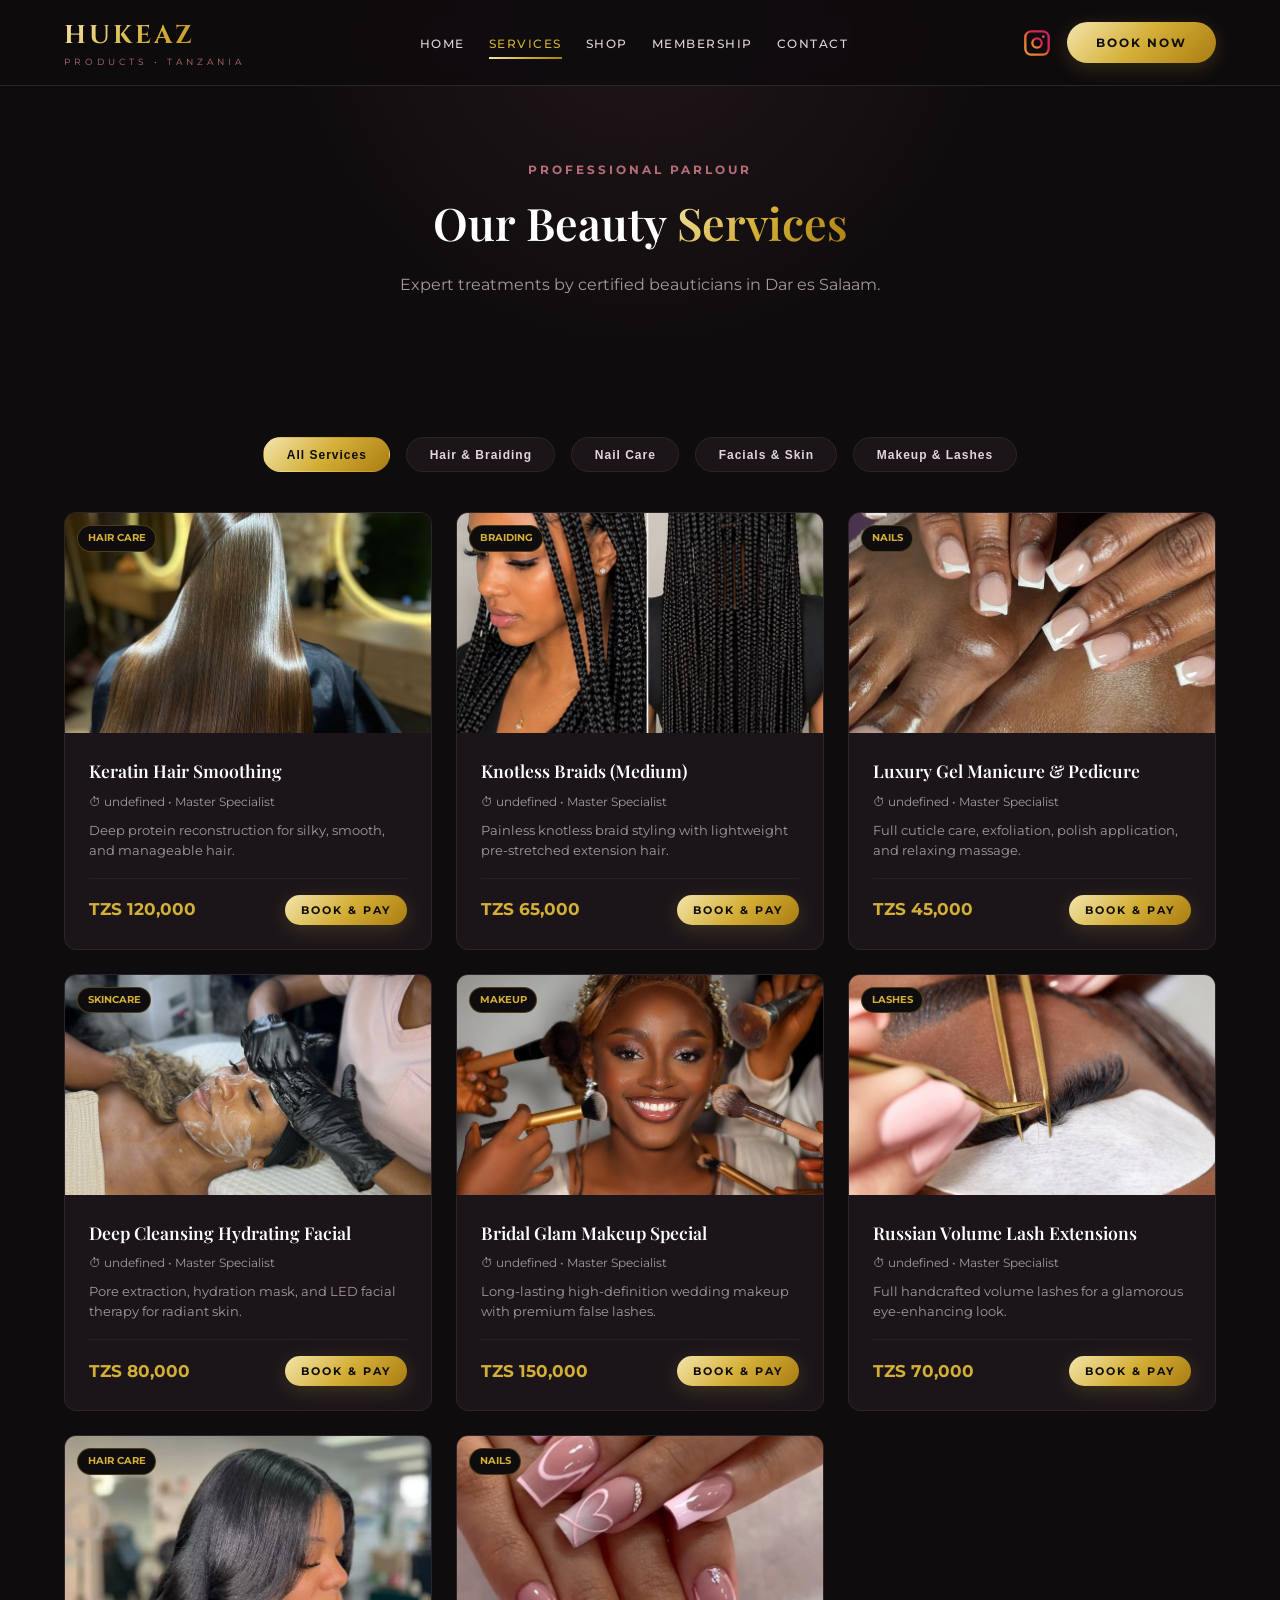
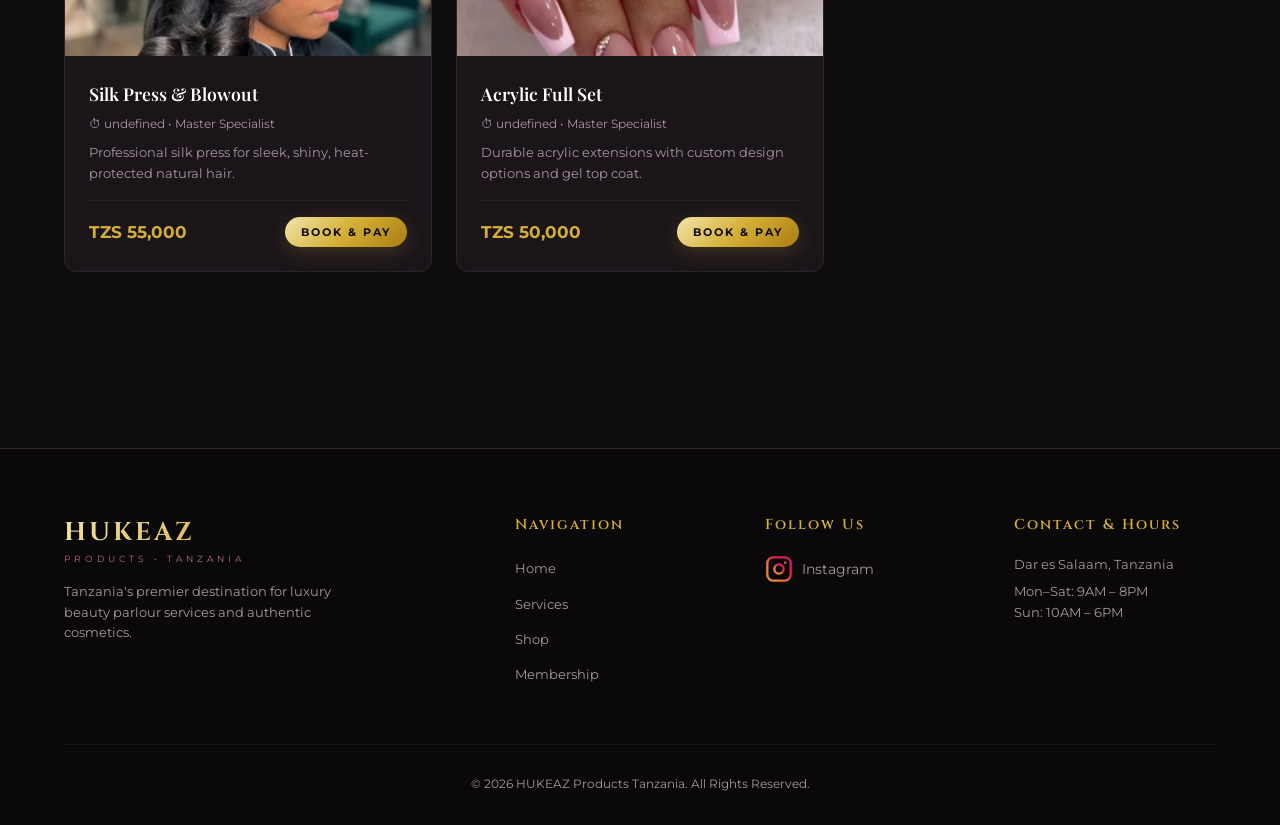
<file: services.html>
<!DOCTYPE html>
<html lang="en">
<head>
    <meta charset="UTF-8">
    <meta name="viewport" content="width=device-width, initial-scale=1.0">
    <title>Beauty Services — HUKEAZ Products Tanzania</title>
    <link rel="preconnect" href="https://fonts.googleapis.com">
    <link rel="preconnect" href="https://fonts.gstatic.com" crossorigin>
    <link href="https://fonts.googleapis.com/css2?family=Cinzel:wght@500;600;700;800&family=Montserrat:wght@300;400;500;600;700&family=Playfair+Display:ital,wght@0,400;0,600;0,700;1,400&display=swap" rel="stylesheet">
    <link rel="stylesheet" href="css/style.css">
</head>
<body>
    <header>
        <div class="container header-container">
            <a href="index.html" class="brand-logo">
                <span class="title">HUKEAZ</span>
                <span class="subtitle">PRODUCTS • TANZANIA</span>
            </a>
            <nav>
                <ul>
                    <li><a href="index.html">Home</a></li>
                    <li><a href="services.html" class="active">Services</a></li>
                    <li><a href="shop.html">Shop</a></li>
                    <li><a href="membership.html">Membership</a></li>
                    <li><a href="contact.html">Contact</a></li>
                </ul>
            </nav>
            <div class="nav-actions">
                 
                                   <div style="margin-top:0.5rem;">
                        <a href="https://www.instagram.com/hukeazonestop1_shop_/" target="_blank" rel="noopener"
                           style="display:inline-flex;align-items:center;gap:0.6rem;text-decoration:none;color:var(--text-muted);transition:var(--transition);">
                            <!-- Instagram Logo -->
                            <svg width="28" height="28" viewBox="0 0 24 24" fill="none" xmlns="http://www.w3.org/2000/svg">
                                <defs>
                                    <linearGradient id="ig-gradient" x1="0%" y1="100%" x2="100%" y2="0%">
                                        <stop offset="0%" stop-color="#f09433"/>
                                        <stop offset="45%" stop-color="#e6683c"/>
                                        <stop offset="60%" stop-color="#dc2743"/>
                                        <stop offset="90%" stop-color="#cc2366"/>
                                        <stop offset="100%" stop-color="#bc1888"/>
                                    </linearGradient>
                                </defs>
                                <rect x="2" y="2" width="20" height="20" rx="5" ry="5" stroke="url(#ig-gradient)" stroke-width="2"/>
                                <circle cx="12" cy="12" r="4" stroke="url(#ig-gradient)" stroke-width="2"/>
                                <circle cx="17.5" cy="6.5" r="1.2" fill="url(#ig-gradient)"/>
                            </svg>
                     
                        </a>
                    </div>
                <button class="btn btn-gold" onclick="openBookingModal()">Book Now</button>
                <button class="mobile-toggle" onclick="toggleMobileNav()">☰</button>
            </div>
        </div>
        <div class="mobile-nav" id="mobile-nav">
            <a href="index.html">Home</a>
            <a href="services.html" class="active">Services</a>
            <a href="shop.html">Shop</a>
            <a href="membership.html">Membership</a>
            <a href="contact.html">Contact</a>
            <button class="btn btn-gold" style="margin-top:0.5rem;" onclick="openBookingModal(); toggleMobileNav();">Book Appointment</button>
        </div>
    </header>

    <section class="page-hero">
        <div class="container">
            <span class="section-label">Professional Parlour</span>
            <h1>Our Beauty <span class="gold-text">Services</span></h1>
            <p>Expert treatments by certified beauticians in Dar es Salaam.</p>
        </div>
    </section>

    <section class="section-padding">
        <div class="container">
           

            <div class="tab-navigation">
                <button class="tab-btn active" onclick="filterServices('all')">All Services</button>
                <button class="tab-btn" onclick="filterServices('hair')">Hair & Braiding</button>
                <button class="tab-btn" onclick="filterServices('nails')">Nail Care</button>
                <button class="tab-btn" onclick="filterServices('skin')">Facials & Skin</button>
                <button class="tab-btn" onclick="filterServices('makeup')">Makeup & Lashes</button>
            </div>
            <div class="grid cards-grid" id="services-container"></div>
        </div>
    </section>

    <footer>
        <div class="container">
            <div class="grid footer-grid">
                <div>
                    <a href="index.html" class="brand-logo" style="margin-bottom:1rem;">
                        <span class="title">HUKEAZ</span>
                        <span class="subtitle">PRODUCTS • TANZANIA</span>
                    </a>
                    <p style="font-size:0.8rem;color:var(--text-muted);max-width:300px;">Tanzania's premier destination for luxury beauty parlour services and authentic cosmetics.</p>
                </div>
                <div class="footer-col">
                    <h4>Navigation</h4>
                    <ul>
                        <li><a href="index.html">Home</a></li>
                        <li><a href="services.html">Services</a></li>
                        <li><a href="shop.html">Shop</a></li>
                        <li><a href="membership.html">Membership</a></li>
                    </ul>
                </div>
                                <div class="footer-col">
                    <h4>Follow Us</h4>
                    <div style="margin-top:0.5rem;">
                        <a href="https://www.instagram.com/hukeazonestop1_shop_/" target="_blank" rel="noopener"
                           style="display:inline-flex;align-items:center;gap:0.6rem;text-decoration:none;color:var(--text-muted);transition:var(--transition);">
                            <!-- Instagram Logo -->
                            <svg width="28" height="28" viewBox="0 0 24 24" fill="none" xmlns="http://www.w3.org/2000/svg">
                                <defs>
                                    <linearGradient id="ig-gradient" x1="0%" y1="100%" x2="100%" y2="0%">
                                        <stop offset="0%" stop-color="#f09433"/>
                                        <stop offset="45%" stop-color="#e6683c"/>
                                        <stop offset="60%" stop-color="#dc2743"/>
                                        <stop offset="90%" stop-color="#cc2366"/>
                                        <stop offset="100%" stop-color="#bc1888"/>
                                    </linearGradient>
                                </defs>
                                <rect x="2" y="2" width="20" height="20" rx="5" ry="5" stroke="url(#ig-gradient)" stroke-width="2"/>
                                <circle cx="12" cy="12" r="4" stroke="url(#ig-gradient)" stroke-width="2"/>
                                <circle cx="17.5" cy="6.5" r="1.2" fill="url(#ig-gradient)"/>
                            </svg>
                            <span style="font-size:0.9rem;">Instagram</span>
                        </a>
                    </div>
                </div>
                <div class="footer-col">
                    <h4>Contact & Hours</h4>
                    <p style="font-size:0.8rem;color:var(--text-muted);">Dar es Salaam, Tanzania</p>
                    <p style="font-size:0.8rem;color:var(--text-muted);margin-top:0.4rem;">Mon–Sat: 9AM – 8PM</p>
                    <p style="font-size:0.8rem;color:var(--text-muted);">Sun: 10AM – 6PM</p>
                </div>
            </div>
            <div class="copyright">© 2026 HUKEAZ Products Tanzania. All Rights Reserved.</div>
        </div>
    </footer>

    <div class="modal" id="booking-modal">
        <div class="modal-content">
            <button class="modal-close" onclick="closeModal('booking-modal')">×</button>
            <h2 style="margin-bottom:1.5rem;">Book Your Beauty Experience</h2>
                        <!-- 
              FORMSPREE BOOKING FORM
              Replace YOUR_FORM_ID with your real Formspree form ID
              Example: action="https://formspree.io/f/xpwzgkqy"
            -->
                        <!--
              BOOKING FLOW:
              1. Customer fills this form
              2. Details are sent to your email (Formspree)
              3. Customer is redirected to the correct Snipe payment page

              SETUP:
              - Replace YOUR_FORM_ID with your Formspree form ID
              - Put each service Snipe link in js/data.js (buyLink)
            -->
            <form id="booking-form" action="https://formspree.io/f/YOUR_FORM_ID" method="POST" onsubmit="handleBookingFormSubmit(event)">
                <input type="hidden" name="_subject" value="New HUKEAZ Beauty Booking">

                <div class="grid" style="grid-template-columns:1fr 1fr;gap:1rem;">
                    <div class="form-group">
                        <label>Select Service</label>
                        <select class="form-control" name="service" id="book-service" required>
                            <option value="">Choose service...</option>
                            <option value="Keratin Hair Smoothing (TZS 120,000)">Keratin Hair Smoothing (TZS 120,000)</option>
                            <option value="Knotless Braids (TZS 65,000)">Knotless Braids (TZS 65,000)</option>
                            <option value="Luxury Gel Manicure & Pedicure (TZS 45,000)">Luxury Gel Manicure & Pedicure (TZS 45,000)</option>
                            <option value="Deep Cleansing Hydrating Facial (TZS 80,000)">Deep Cleansing Hydrating Facial (TZS 80,000)</option>
                            <option value="Bridal Glam Makeup Special (TZS 150,000)">Bridal Glam Makeup Special (TZS 150,000)</option>
                            <option value="Russian Volume Lash Extensions (TZS 70,000)">Russian Volume Lash Extensions (TZS 70,000)</option>
                            <option value="Silk Press & Blowout (TZS 55,000)">Silk Press & Blowout (TZS 55,000)</option>
                            <option value="Acrylic Full Set (TZS 50,000)">Acrylic Full Set (TZS 50,000)</option>
                        </select>
                    </div>
                    <div class="form-group">
                        <label>Preferred Beautician</label>
                        <select class="form-control" name="beautician">
                            <option value="Any Available Specialist">Any Available Specialist</option>
                            <option value="Amina K. (Master Stylist)">Amina K. (Master Stylist)</option>
                            <option value="Grace M. (Nail Artist)">Grace M. (Nail Artist)</option>
                            <option value="Farida S. (Facial Specialist)">Farida S. (Facial Specialist)</option>
                        </select>
                    </div>
                    <div class="form-group">
                        <label>Date</label>
                        <input type="date" class="form-control" name="date" required>
                    </div>
                    <div class="form-group">
                        <label>Time Slot</label>
                        <select class="form-control" name="time" required>
                            <option value="10:00 AM">10:00 AM</option>
                            <option value="12:30 PM">12:30 PM</option>
                            <option value="03:00 PM">03:00 PM</option>
                            <option value="05:30 PM">05:30 PM</option>
                        </select>
                    </div>
                </div>

                <div class="form-group">
                    <label>Full Name</label>
                    <input type="text" class="form-control" name="name" placeholder="e.g. Neema Joshua" required>
                </div>

                <div class="grid" style="grid-template-columns:1fr 1fr;gap:1rem;">
                    <div class="form-group">
                        <label>Phone Number</label>
                        <input type="tel" class="form-control" name="phone" placeholder="+255 ..." required>
                    </div>
                    <div class="form-group">
                        <label>Preferred Payment</label>
                        <select class="form-control" name="payment">
                            <option value="M-Pesa">M-Pesa</option>
                            <option value="Airtel Money">Airtel Money</option>
                            <option value="Card">Visa / Mastercard</option>
                            <option value="Cash">Pay at Salon</option>
                        </select>
                    </div>
                </div>

                <div class="form-group">
                    <label>Notes (optional)</label>
                    <textarea class="form-control" name="notes" rows="2" placeholder="Any special requests..." style="resize:vertical;"></textarea>
                </div>

                <button type="submit" class="btn btn-gold" style="width:100%;margin-top:1rem;">
                    Proceed to Payment
                </button>
                <p style="font-size:0.75rem;color:var(--text-muted);text-align:center;margin-top:0.8rem;">
                    You will pay first. After payment, your booking details are sent to us on WhatsApp automatically.
                </p>
            </form>
        </div>
    </div>
    <div class="modal" id="cart-modal">
        <div class="modal-content" style="max-width:550px;">
            <button class="modal-close" onclick="closeModal('cart-modal')">×</button>
            <h2 style="margin-bottom:1.5rem;">Shopping Cart</h2>
            <div id="cart-items-container" style="min-height:120px;margin-bottom:1.5rem;"></div>
            <div style="border-top:1px solid var(--border-color);padding-top:1rem;">
                <div style="display:flex;justify-content:space-between;margin-bottom:0.5rem;"><span style="color:var(--text-muted);">Subtotal</span><span id="cart-subtotal">TZS 0</span></div>
                <div style="display:flex;justify-content:space-between;margin-bottom:1rem;"><span style="color:var(--text-muted);">VAT</span><span id="cart-vat">TZS 0</span></div>
                <div style="display:flex;justify-content:space-between;margin-bottom:1.5rem;font-size:1.2rem;font-weight:700;color:var(--gold-primary);"><span>Total</span><span id="cart-total">TZS 0</span></div>
                <button class="btn btn-gold" style="width:100%;" onclick="alert('Checkout...')">Checkout</button>
            </div>
        </div>
    </div>
    <div class="modal" id="account-modal">
        <div class="modal-content" style="max-width:480px;">
            <button class="modal-close" onclick="closeModal('account-modal')">×</button>
            <h2 style="margin-bottom:1.5rem;">Client Login</h2>
            <div class="form-group"><label>Phone or Email</label><input type="text" class="form-control"></div>
            <div class="form-group"><label>Password</label><input type="password" class="form-control"></div>
            <button class="btn btn-gold" style="width:100%;" onclick="alert('Coming soon')">Sign In</button>
        </div>
    </div>

    <script src="js/data.js"></script>
    <script src="js/main.js"></script>
</body>
</html>
</file>
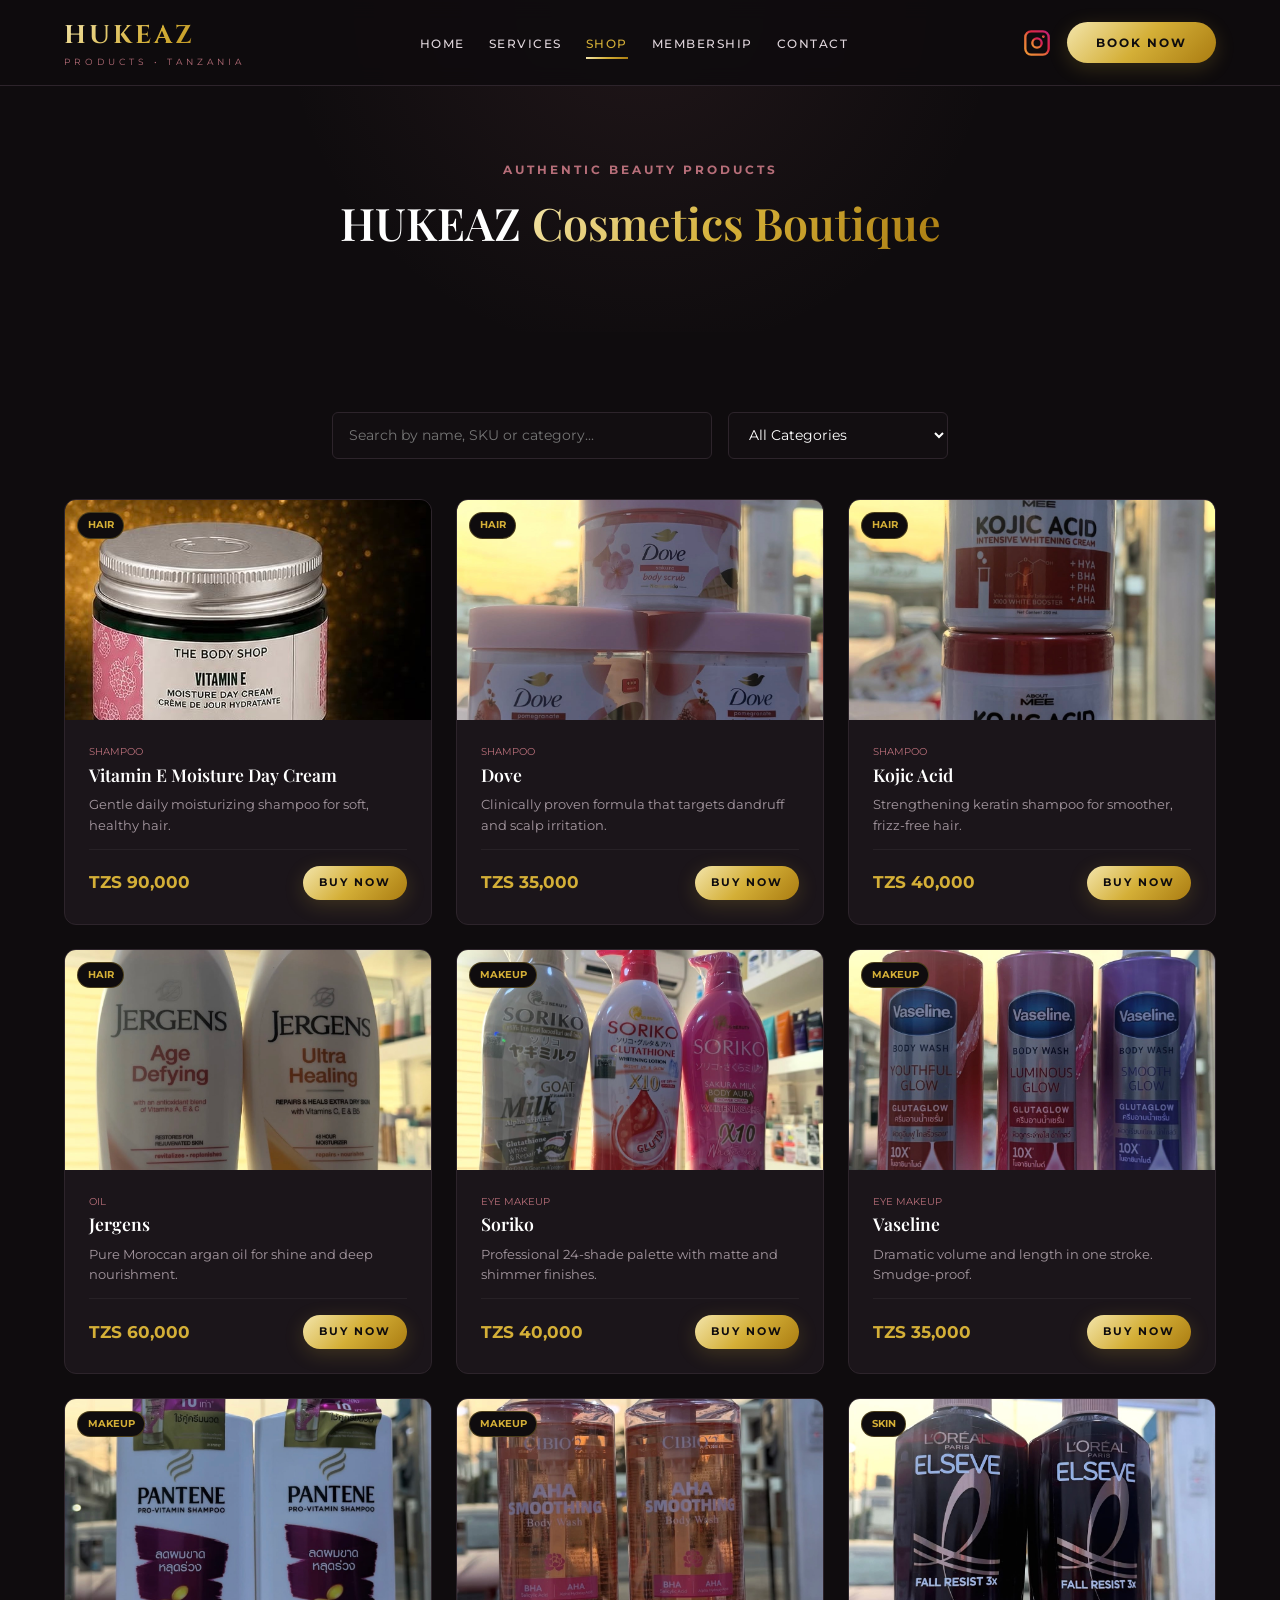
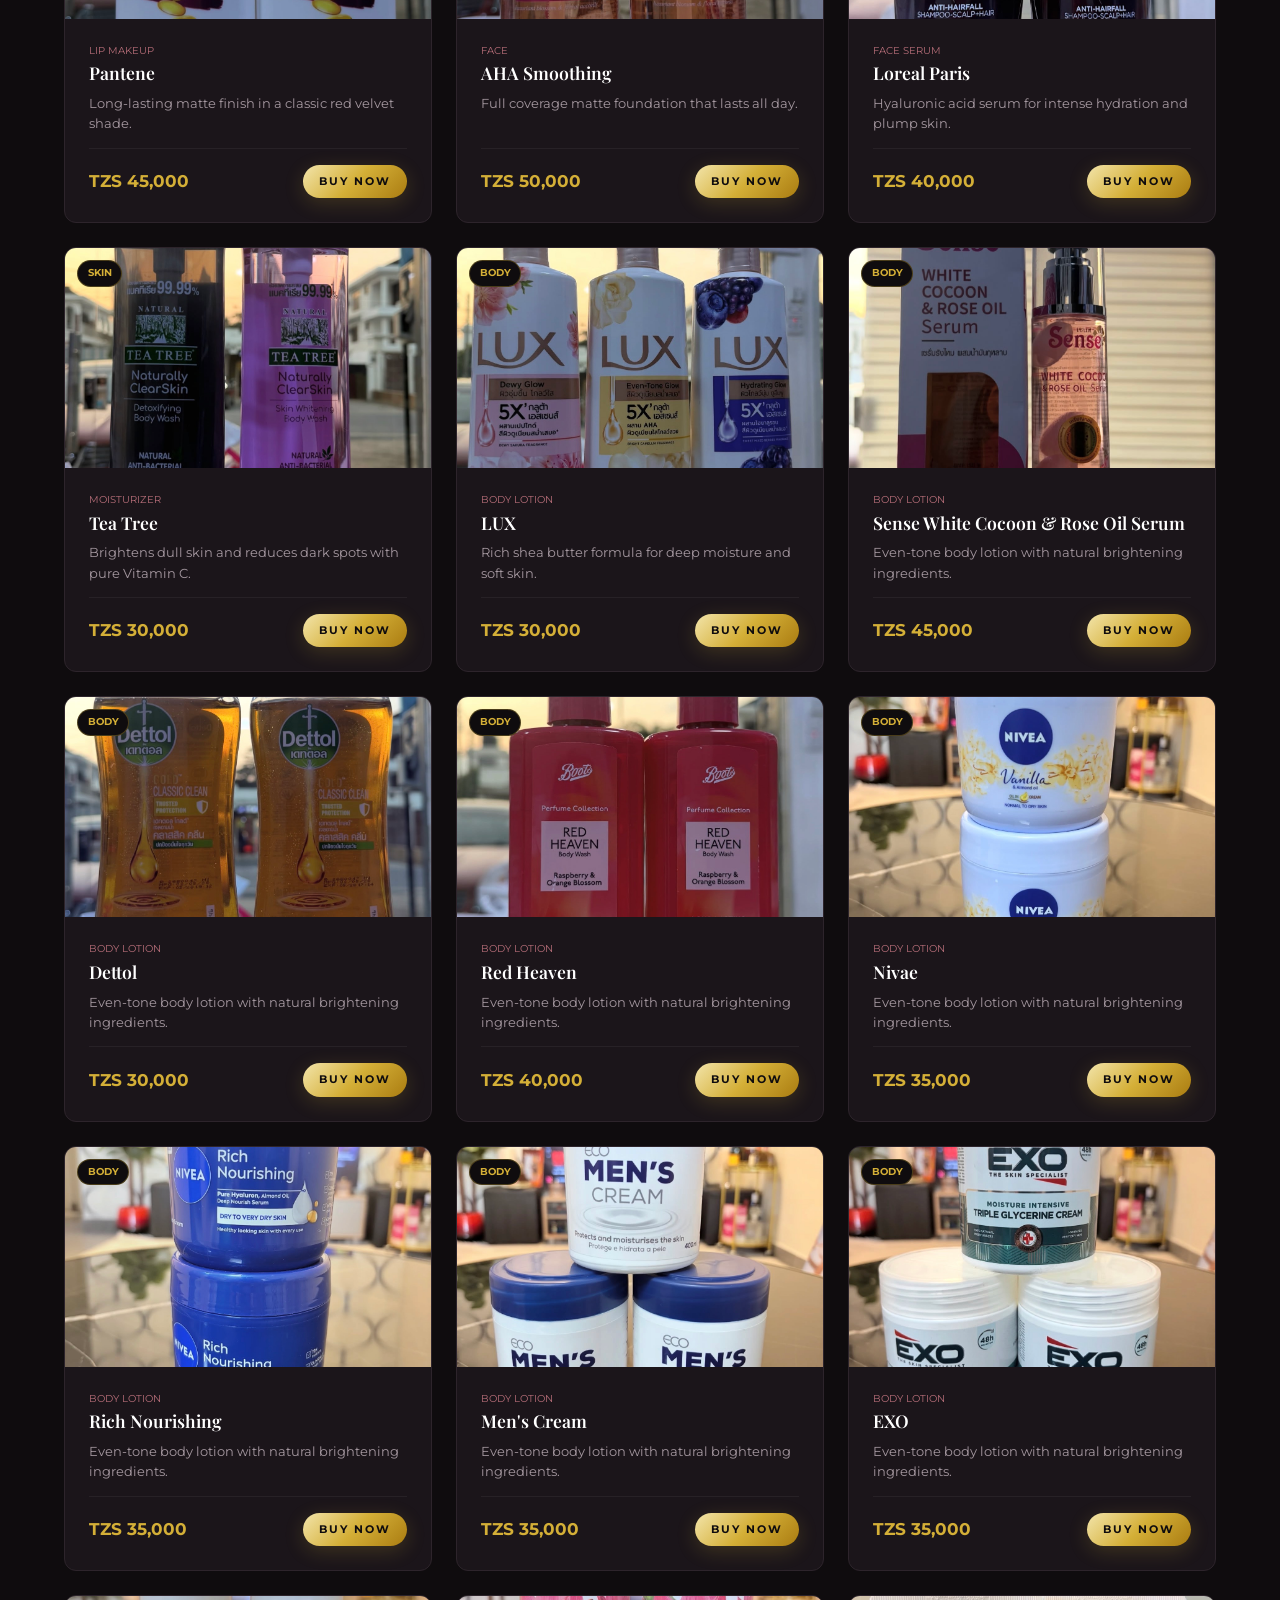
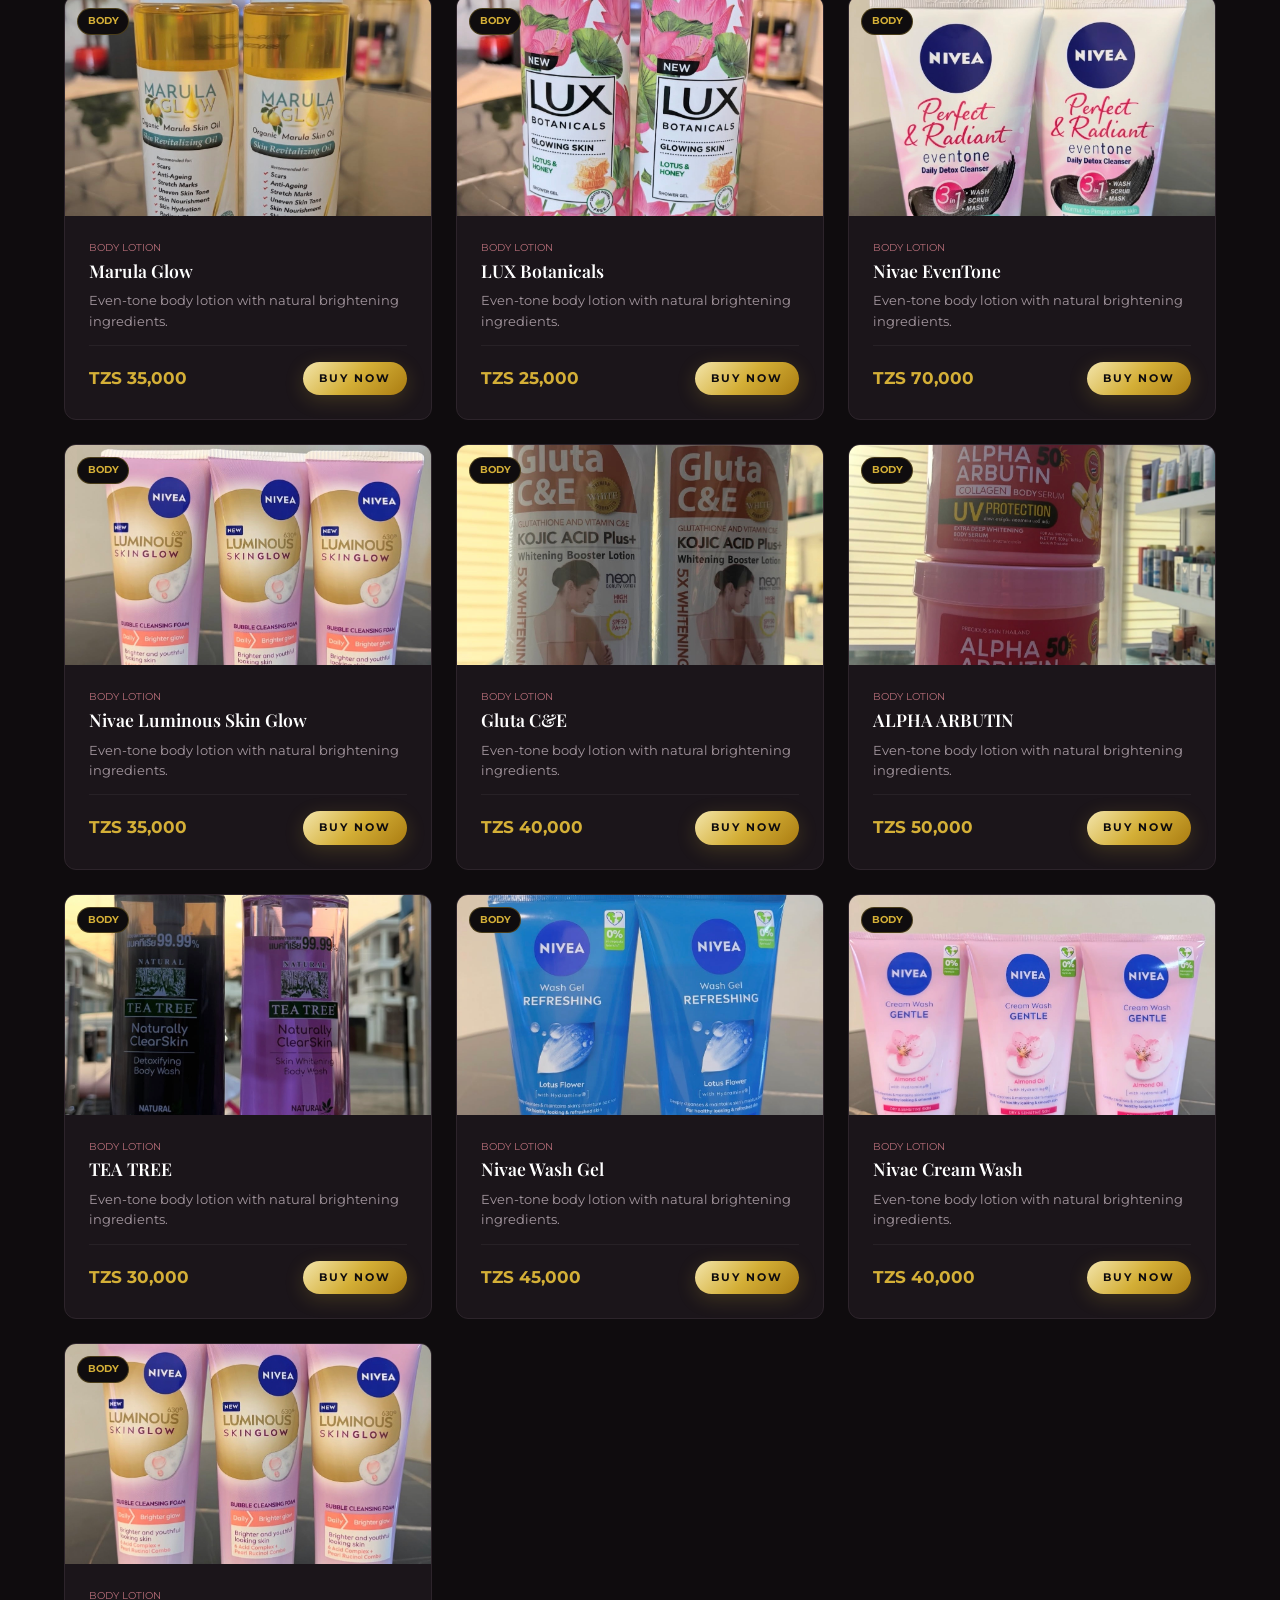
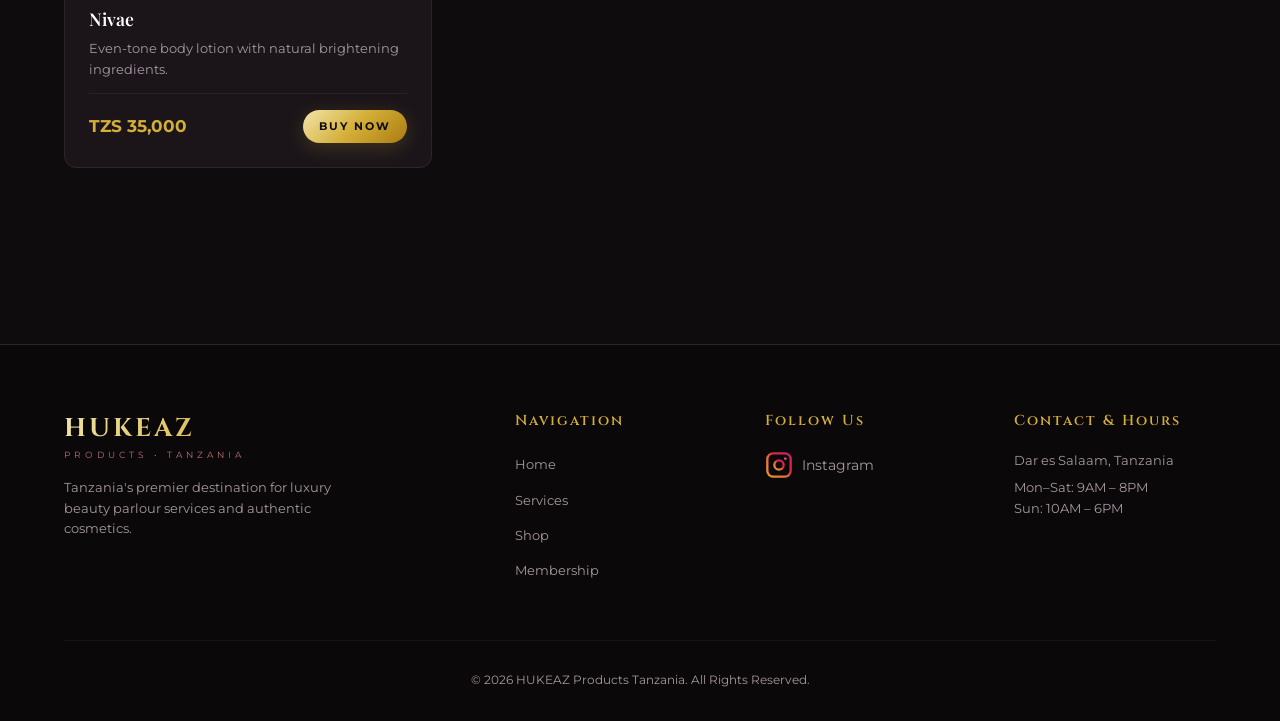
<file: shop.html>
<!DOCTYPE html>
<html lang="en">
<head>
    <meta charset="UTF-8">
    <meta name="viewport" content="width=device-width, initial-scale=1.0">
    <title>Cosmetics Shop — HUKEAZ Products Tanzania</title>
    <link rel="preconnect" href="https://fonts.googleapis.com">
    <link rel="preconnect" href="https://fonts.gstatic.com" crossorigin>
    <link href="https://fonts.googleapis.com/css2?family=Cinzel:wght@500;600;700;800&family=Montserrat:wght@300;400;500;600;700&family=Playfair+Display:ital,wght@0,400;0,600;0,700;1,400&display=swap" rel="stylesheet">
    <link rel="stylesheet" href="css/style.css">
</head>
<body>
    <header>
        <div class="container header-container">
            <a href="index.html" class="brand-logo">
                <span class="title">HUKEAZ</span>
                <span class="subtitle">PRODUCTS • TANZANIA</span>
            </a>
            <nav>
                <ul>
                    <li><a href="index.html">Home</a></li>
                    <li><a href="services.html">Services</a></li>
                    <li><a href="shop.html" class="active">Shop</a></li>
                    <li><a href="membership.html">Membership</a></li>
                    <li><a href="contact.html">Contact</a></li>
                </ul>
            </nav>
            <div class="nav-actions">
 
                                    <div style="margin-top:0.5rem;">
                        <a href="https://www.instagram.com/hukeazonestop1_shop_/" target="_blank" rel="noopener"
                           style="display:inline-flex;align-items:center;gap:0.6rem;text-decoration:none;color:var(--text-muted);transition:var(--transition);">
                            <!-- Instagram Logo -->
                            <svg width="28" height="28" viewBox="0 0 24 24" fill="none" xmlns="http://www.w3.org/2000/svg">
                                <defs>
                                    <linearGradient id="ig-gradient" x1="0%" y1="100%" x2="100%" y2="0%">
                                        <stop offset="0%" stop-color="#f09433"/>
                                        <stop offset="45%" stop-color="#e6683c"/>
                                        <stop offset="60%" stop-color="#dc2743"/>
                                        <stop offset="90%" stop-color="#cc2366"/>
                                        <stop offset="100%" stop-color="#bc1888"/>
                                    </linearGradient>
                                </defs>
                                <rect x="2" y="2" width="20" height="20" rx="5" ry="5" stroke="url(#ig-gradient)" stroke-width="2"/>
                                <circle cx="12" cy="12" r="4" stroke="url(#ig-gradient)" stroke-width="2"/>
                                <circle cx="17.5" cy="6.5" r="1.2" fill="url(#ig-gradient)"/>
                            </svg>
                          
                        </a>
                    </div>
                <button class="btn btn-gold" onclick="openBookingModal()">Book Now</button>
                <button class="mobile-toggle" onclick="toggleMobileNav()">☰</button>
            </div>
        </div>
        <div class="mobile-nav" id="mobile-nav">
            <a href="index.html">Home</a>
            <a href="services.html">Services</a>
            <a href="shop.html" class="active">Shop</a>
            <a href="membership.html">Membership</a>
            <a href="contact.html">Contact</a>
            <button class="btn btn-gold" style="margin-top:0.5rem;" onclick="openBookingModal(); toggleMobileNav();">Book Appointment</button>
        </div>
    </header>

    <section class="page-hero">
        <div class="container">
            <span class="section-label">Authentic Beauty Products</span>
            <h1>HUKEAZ <span class="gold-text">Cosmetics Boutique</span></h1>
            
        </div>
    </section>

    <section class="section-padding">
        <div class="container">

           

            <div style="display:flex;gap:1rem;margin-bottom:2.5rem;flex-wrap:wrap;justify-content:center;">
                <input type="text" id="product-search" class="form-control" placeholder="Search by name, SKU or category..." style="max-width:380px;" onkeyup="searchProducts()">
                <select id="category-filter" class="form-control" style="max-width:220px;" onchange="filterProductsCategory()">
                    <option value="all">All Categories</option>
                    <option value="Hair Care">Hair Care</option>
                    <option value="Makeup & Cosmetics">Makeup & Cosmetics</option>
                    <option value="Skin Care">Skin Care</option>
                    <option value="Body Care">Body Care</option>
                </select>
            </div>

            <div class="grid cards-grid" id="products-container"></div>
        </div>
    </section>

    

    <footer>
        <div class="container">
            <div class="grid footer-grid">
                <div>
                    <a href="index.html" class="brand-logo" style="margin-bottom:1rem;">
                        <span class="title">HUKEAZ</span>
                        <span class="subtitle">PRODUCTS • TANZANIA</span>
                    </a>
                    <p style="font-size:0.8rem;color:var(--text-muted);max-width:300px;">Tanzania's premier destination for luxury beauty parlour services and authentic cosmetics.</p>
                </div>
                <div class="footer-col">
                    <h4>Navigation</h4>
                    <ul>
                        <li><a href="index.html">Home</a></li>
                        <li><a href="services.html">Services</a></li>
                        <li><a href="shop.html">Shop</a></li>
                        <li><a href="membership.html">Membership</a></li>
                    </ul>
                </div>
                                <div class="footer-col">
                    <h4>Follow Us</h4>
                    <div style="margin-top:0.5rem;">
                        <a href="https://www.instagram.com/hukeazonestop1_shop_/" target="_blank" rel="noopener"
                           style="display:inline-flex;align-items:center;gap:0.6rem;text-decoration:none;color:var(--text-muted);transition:var(--transition);">
                            <!-- Instagram Logo -->
                            <svg width="28" height="28" viewBox="0 0 24 24" fill="none" xmlns="http://www.w3.org/2000/svg">
                                <defs>
                                    <linearGradient id="ig-gradient" x1="0%" y1="100%" x2="100%" y2="0%">
                                        <stop offset="0%" stop-color="#f09433"/>
                                        <stop offset="45%" stop-color="#e6683c"/>
                                        <stop offset="60%" stop-color="#dc2743"/>
                                        <stop offset="90%" stop-color="#cc2366"/>
                                        <stop offset="100%" stop-color="#bc1888"/>
                                    </linearGradient>
                                </defs>
                                <rect x="2" y="2" width="20" height="20" rx="5" ry="5" stroke="url(#ig-gradient)" stroke-width="2"/>
                                <circle cx="12" cy="12" r="4" stroke="url(#ig-gradient)" stroke-width="2"/>
                                <circle cx="17.5" cy="6.5" r="1.2" fill="url(#ig-gradient)"/>
                            </svg>
                            <span style="font-size:0.9rem;">Instagram</span>
                        </a>
                    </div>
                </div>
                <div class="footer-col">
                    <h4>Contact & Hours</h4>
                    <p style="font-size:0.8rem;color:var(--text-muted);">Dar es Salaam, Tanzania</p>
                    <p style="font-size:0.8rem;color:var(--text-muted);margin-top:0.4rem;">Mon–Sat: 9AM – 8PM</p>
                    <p style="font-size:0.8rem;color:var(--text-muted);">Sun: 10AM – 6PM</p>
                </div>
            </div>
            <div class="copyright">© 2026 HUKEAZ Products Tanzania. All Rights Reserved.</div>
        </div>
    </footer>

    <!-- Modals (same as index) -->
    <div class="modal" id="booking-modal">
        <div class="modal-content">
            <button class="modal-close" onclick="closeModal('booking-modal')">×</button>
            <span class="section-label">Online Reservation</span>
            <h2 style="margin-bottom:1.5rem;">Book Your Beauty Experience</h2>
                        <!-- 
              FORMSPREE BOOKING FORM
              Replace YOUR_FORM_ID with your real Formspree form ID
              Example: action="https://formspree.io/f/xpwzgkqy"
            -->
                        <!--
              BOOKING FLOW:
              1. Customer fills this form
              2. Details are sent to your email (Formspree)
              3. Customer is redirected to the correct Snipe payment page

              SETUP:
              - Replace YOUR_FORM_ID with your Formspree form ID
              - Put each service Snipe link in js/data.js (buyLink)
            -->
            <form id="booking-form" action="https://formspree.io/f/YOUR_FORM_ID" method="POST" onsubmit="handleBookingFormSubmit(event)">
                <input type="hidden" name="_subject" value="New HUKEAZ Beauty Booking">

                <div class="grid" style="grid-template-columns:1fr 1fr;gap:1rem;">
                    <div class="form-group">
                        <label>Select Service</label>
                        <select class="form-control" name="service" id="book-service" required>
                            <option value="">Choose service...</option>
                            <option value="Keratin Hair Smoothing (TZS 120,000)">Keratin Hair Smoothing (TZS 120,000)</option>
                            <option value="Knotless Braids (TZS 65,000)">Knotless Braids (TZS 65,000)</option>
                            <option value="Luxury Gel Manicure & Pedicure (TZS 45,000)">Luxury Gel Manicure & Pedicure (TZS 45,000)</option>
                            <option value="Deep Cleansing Hydrating Facial (TZS 80,000)">Deep Cleansing Hydrating Facial (TZS 80,000)</option>
                            <option value="Bridal Glam Makeup Special (TZS 150,000)">Bridal Glam Makeup Special (TZS 150,000)</option>
                            <option value="Russian Volume Lash Extensions (TZS 70,000)">Russian Volume Lash Extensions (TZS 70,000)</option>
                            <option value="Silk Press & Blowout (TZS 55,000)">Silk Press & Blowout (TZS 55,000)</option>
                            <option value="Acrylic Full Set (TZS 50,000)">Acrylic Full Set (TZS 50,000)</option>
                        </select>
                    </div>
                    <div class="form-group">
                        <label>Preferred Beautician</label>
                        <select class="form-control" name="beautician">
                            <option value="Any Available Specialist">Any Available Specialist</option>
                            <option value="Amina K. (Master Stylist)">Amina K. (Master Stylist)</option>
                            <option value="Grace M. (Nail Artist)">Grace M. (Nail Artist)</option>
                            <option value="Farida S. (Facial Specialist)">Farida S. (Facial Specialist)</option>
                        </select>
                    </div>
                    <div class="form-group">
                        <label>Date</label>
                        <input type="date" class="form-control" name="date" required>
                    </div>
                    <div class="form-group">
                        <label>Time Slot</label>
                        <select class="form-control" name="time" required>
                            <option value="10:00 AM">10:00 AM</option>
                            <option value="12:30 PM">12:30 PM</option>
                            <option value="03:00 PM">03:00 PM</option>
                            <option value="05:30 PM">05:30 PM</option>
                        </select>
                    </div>
                </div>

                <div class="form-group">
                    <label>Full Name</label>
                    <input type="text" class="form-control" name="name" placeholder="e.g. Neema Joshua" required>
                </div>

                <div class="grid" style="grid-template-columns:1fr 1fr;gap:1rem;">
                    <div class="form-group">
                        <label>Phone Number</label>
                        <input type="tel" class="form-control" name="phone" placeholder="+255 ..." required>
                    </div>
                    <div class="form-group">
                        <label>Preferred Payment</label>
                        <select class="form-control" name="payment">
                            <option value="M-Pesa">M-Pesa</option>
                            <option value="Airtel Money">Airtel Money</option>
                            <option value="Card">Visa / Mastercard</option>
                            <option value="Cash">Pay at Salon</option>
                        </select>
                    </div>
                </div>

                <div class="form-group">
                    <label>Notes (optional)</label>
                    <textarea class="form-control" name="notes" rows="2" placeholder="Any special requests..." style="resize:vertical;"></textarea>
                </div>

                <button type="submit" class="btn btn-gold" style="width:100%;margin-top:1rem;">
                    Proceed to Payment
                </button>
                <p style="font-size:0.75rem;color:var(--text-muted);text-align:center;margin-top:0.8rem;">
                    You will pay first. After payment, your booking details are sent to us on WhatsApp automatically.
                </p>
            </form>
        </div>
    </div>

    <div class="modal" id="cart-modal">
        <div class="modal-content" style="max-width:550px;">
            <button class="modal-close" onclick="closeModal('cart-modal')">×</button>
            <h2 style="margin-bottom:1.5rem;">Shopping Cart</h2>
            <div id="cart-items-container" style="min-height:120px;margin-bottom:1.5rem;"></div>
            <div style="border-top:1px solid var(--border-color);padding-top:1rem;">
                <div style="display:flex;justify-content:space-between;margin-bottom:0.5rem;"><span style="color:var(--text-muted);">Subtotal</span><span id="cart-subtotal">TZS 0</span></div>
                <div style="display:flex;justify-content:space-between;margin-bottom:1rem;"><span style="color:var(--text-muted);">VAT</span><span id="cart-vat">TZS 0</span></div>
                <div style="display:flex;justify-content:space-between;margin-bottom:1.5rem;font-size:1.2rem;font-weight:700;color:var(--gold-primary);"><span>Total</span><span id="cart-total">TZS 0</span></div>
                <button class="btn btn-gold" style="width:100%;" onclick="alert('Checkout...')">Checkout</button>
            </div>
        </div>
    </div>

    <div class="modal" id="account-modal">
        <div class="modal-content" style="max-width:480px;">
            <button class="modal-close" onclick="closeModal('account-modal')">×</button>
            <h2 style="margin-bottom:1.5rem;">Client Login</h2>
            <div class="form-group"><label>Phone or Email</label><input type="text" class="form-control"></div>
            <div class="form-group"><label>Password</label><input type="password" class="form-control"></div>
            <button class="btn btn-gold" style="width:100%;" onclick="alert('Coming soon')">Sign In</button>
        </div>
    </div>

    <script src="js/data.js"></script>
    <script src="js/main.js"></script>
</body>
</html>
</file>
<file: css/style.css>
/* ==========================================================================
   HUKEAZ PRODUCTS v2 — Luxury Design System
   ========================================================================== */
:root {
    --bg-dark: #0F0C0E;
    --bg-card: #1B151A;
    --bg-card-hover: #251E24;
    --bg-header: rgba(15, 12, 14, 0.95);
    
    --gold-primary: #D4AF37;
    --gold-light: #F3E5AB;
    --gold-dark: #AA7C11;
    --gold-gradient: linear-gradient(135deg, #F3E5AB 0%, #D4AF37 50%, #AA7C11 100%);
    
    --rose-gold: #B76E79;
    --rose-gold-light: #FAD6C0;
    
    --text-white: #FFFFFF;
    --text-muted: #A598A0;
    --text-light: #E0D6DC;
    
    --border-color: #2D242B;
    --border-gold: rgba(212, 175, 55, 0.3);
    
    --font-heading: 'Cinzel', serif;
    --font-subheading: 'Playfair Display', serif;
    --font-body: 'Montserrat', sans-serif;
    
    --shadow-luxury: 0 15px 35px rgba(0, 0, 0, 0.6);
    --shadow-gold: 0 5px 20px rgba(212, 175, 55, 0.2);
    --radius-sm: 6px;
    --radius-md: 12px;
    --radius-lg: 20px;
    --radius-full: 9999px;
    --transition: all 0.3s cubic-bezier(0.25, 0.8, 0.25, 1);
}

* { box-sizing: border-box; margin: 0; padding: 0; }
html { scroll-behavior: smooth; font-size: 16px; }
body {
    background-color: var(--bg-dark);
    color: var(--text-light);
    font-family: var(--font-body);
    line-height: 1.6;
    overflow-x: hidden;
    -webkit-font-smoothing: antialiased;
}

h1, h2, h3, h4 { font-family: var(--font-subheading); color: var(--text-white); font-weight: 600; }
.gold-text { background: var(--gold-gradient); -webkit-background-clip: text; -webkit-text-fill-color: transparent; background-clip: text; }
.rose-text { color: var(--rose-gold); }
.section-label { font-family: var(--font-body); font-size: 0.75rem; font-weight: 700; text-transform: uppercase; letter-spacing: 3px; color: var(--rose-gold); margin-bottom: 0.5rem; display: block; }

::-webkit-scrollbar { width: 8px; }
::-webkit-scrollbar-track { background: var(--bg-dark); }
::-webkit-scrollbar-thumb { background: #2A2128; border-radius: 4px; }
::-webkit-scrollbar-thumb:hover { background: var(--gold-dark); }

.container { width: 90%; max-width: 1320px; margin: 0 auto; }
.grid { display: grid; gap: 1.5rem; }

/* Buttons */
.btn {
    display: inline-flex; align-items: center; justify-content: center;
    padding: 0.8rem 1.8rem; font-family: var(--font-body); font-size: 0.75rem;
    font-weight: 700; text-transform: uppercase; letter-spacing: 2px;
    border-radius: var(--radius-full); border: none; cursor: pointer;
    transition: var(--transition); text-decoration: none; gap: 0.5rem;
}
.btn-gold { background: var(--gold-gradient); color: var(--bg-dark); box-shadow: var(--shadow-gold); }
.btn-gold:hover { transform: translateY(-2px); box-shadow: 0 8px 25px rgba(212, 175, 55, 0.4); }
.btn-outline { background: transparent; border: 1px solid var(--rose-gold); color: var(--rose-gold-light); }
.btn-outline:hover { background: rgba(183, 110, 121, 0.1); color: var(--text-white); border-color: var(--gold-primary); }
.btn-sm { padding: 0.5rem 1rem; font-size: 0.68rem; }

/* Header */
header {
    position: fixed; top: 0; left: 0; width: 100%; z-index: 1000;
    background: var(--bg-header); border-bottom: 1px solid var(--border-color);
    backdrop-filter: blur(10px);
}
.header-container {
    display: flex; align-items: center; justify-content: space-between; height: 85px;
}
.brand-logo { text-decoration: none; display: flex; flex-direction: column; }
.brand-logo .title {
    font-family: var(--font-heading); font-size: 1.6rem; font-weight: 700;
    letter-spacing: 3px; background: var(--gold-gradient);
    -webkit-background-clip: text; -webkit-text-fill-color: transparent; background-clip: text;
}
.brand-logo .subtitle {
    font-size: 0.55rem; letter-spacing: 4px; color: var(--rose-gold);
    text-transform: uppercase; margin-top: -2px;
}
nav ul { display: flex; list-style: none; gap: 1.5rem; }
nav a {
    color: var(--text-light); text-decoration: none; font-size: 0.72rem;
    font-weight: 500; letter-spacing: 1.5px; text-transform: uppercase;
    transition: var(--transition); position: relative; padding: 0.5rem 0;
}
nav a:hover, nav a.active { color: var(--gold-primary); }
nav a::after {
    content: ''; position: absolute; bottom: 0; left: 0; width: 0; height: 2px;
    background: var(--gold-gradient); transition: var(--transition);
}
nav a:hover::after, nav a.active::after { width: 100%; }

.nav-actions { display: flex; align-items: center; gap: 1rem; }
.icon-btn {
    background: #241E23; border: 1px solid var(--border-color); color: var(--text-light);
    width: 40px; height: 40px; border-radius: 50%; display: flex;
    align-items: center; justify-content: center; cursor: pointer;
    position: relative; transition: var(--transition);
}
.icon-btn:hover { border-color: var(--gold-primary); color: var(--gold-primary); }
.badge {
    position: absolute; top: -4px; right: -4px; background: var(--rose-gold);
    color: white; font-size: 0.65rem; font-weight: 700; width: 18px; height: 18px;
    border-radius: 50%; display: flex; align-items: center; justify-content: center;
}
.mobile-toggle { display: none; background: none; border: none; color: white; font-size: 1.5rem; cursor: pointer; }

.mobile-nav {
    display: none; position: fixed; top: 85px; left: 0; width: 100%;
    background: var(--bg-card); border-bottom: 1px solid var(--border-color);
    padding: 1.5rem; z-index: 999; flex-direction: column; gap: 0.8rem;
}
.mobile-nav.active { display: flex; }
.mobile-nav a {
    color: var(--text-light); text-decoration: none; font-size: 0.9rem;
    text-transform: uppercase; letter-spacing: 1.5px; padding: 0.6rem 0;
    border-bottom: 1px solid var(--border-color);
}
.mobile-nav a:hover, .mobile-nav a.active { color: var(--gold-primary); }

/* Hero */
.hero {
    padding-top: 140px; padding-bottom: 80px; min-height: 90vh;
    display: flex; align-items: center;
    background: radial-gradient(circle at 80% 20%, rgba(183, 110, 121, 0.08) 0%, transparent 50%),
                radial-gradient(circle at 20% 80%, rgba(212, 175, 55, 0.05) 0%, transparent 50%);
}
.hero-grid { display: grid; grid-template-columns: 1.1fr 0.9fr; gap: 4rem; align-items: center; }
.hero-title { font-size: 3.5rem; line-height: 1.15; margin-bottom: 1.2rem; }
.hero-subtitle { font-size: 1rem; color: var(--text-muted); margin-bottom: 2.2rem; max-width: 540px; font-weight: 300; }
.hero-buttons { display: flex; gap: 1.2rem; flex-wrap: wrap; margin-bottom: 3rem; }
.hero-stats { display: flex; gap: 2.5rem; border-top: 1px solid var(--border-color); padding-top: 1.8rem; }
.stat-item .number { font-family: var(--font-subheading); font-size: 1.8rem; color: var(--gold-primary); font-weight: 700; }
.stat-item .label { font-size: 0.75rem; color: var(--text-muted); text-transform: uppercase; letter-spacing: 1px; }

.hero-visual { position: relative; }
.visual-card-main {
    background: var(--bg-card); border: 1px solid var(--border-gold);
    border-radius: var(--radius-lg); padding: 1.5rem; box-shadow: var(--shadow-luxury);
}
.floating-badge {
    position: absolute; bottom: -20px; left: -20px; background: var(--bg-dark);
    border: 1px solid var(--border-gold); padding: 1rem 1.5rem; border-radius: var(--radius-md);
    box-shadow: var(--shadow-luxury); display: flex; align-items: center; gap: 1rem; z-index: 3;
}

/* Page Hero */
.page-hero {
    padding: 160px 0 60px; text-align: center;
    background: radial-gradient(circle at 50% 0%, rgba(183, 110, 121, 0.1) 0%, transparent 50%);
}
.page-hero h1 { font-size: 2.8rem; margin-bottom: 0.8rem; }
.page-hero p { color: var(--text-muted); max-width: 600px; margin: 0 auto; }

/* Sections */
.section-padding { padding: 5rem 0; }
.section-header { text-align: center; max-width: 700px; margin: 0 auto 3.5rem auto; }
.section-header h2 { font-size: 2.4rem; margin-top: 0.5rem; }

.tab-navigation { display: flex; justify-content: center; gap: 1rem; margin-bottom: 2.5rem; flex-wrap: wrap; }
.tab-btn {
    background: var(--bg-card); border: 1px solid var(--border-color); color: var(--text-light);
    padding: 0.6rem 1.4rem; border-radius: var(--radius-full); font-size: 0.75rem;
    font-weight: 600; letter-spacing: 1px; cursor: pointer; transition: var(--transition);
}
.tab-btn.active, .tab-btn:hover { background: var(--gold-gradient); color: var(--bg-dark); border-color: transparent; }

/* Cards */
.cards-grid { grid-template-columns: repeat(auto-fill, minmax(280px, 1fr)); }
.card {
    background: var(--bg-card); border: 1px solid var(--border-color);
    border-radius: var(--radius-md); overflow: hidden; transition: var(--transition);
    display: flex; flex-direction: column; position: relative;
}
.card:hover { transform: translateY(-5px); border-color: var(--border-gold); box-shadow: var(--shadow-luxury); }
.card-img-wrap {
    height: 220px; overflow: hidden; position: relative; background: #251F24;
}
.card-img-wrap img {
    width: 100%; height: 100%; object-fit: cover; transition: transform 0.5s ease;
}
.card:hover .card-img-wrap img { transform: scale(1.08); }
.card-img-placeholder {
    width: 100%; height: 100%; display: flex; align-items: center; justify-content: center;
    background: linear-gradient(135deg, #2A2128, #1B151A); color: var(--gold-primary);
    font-family: var(--font-heading); font-size: 0.9rem; letter-spacing: 1px;
}
.card-tag {
    position: absolute; top: 12px; left: 12px; background: var(--bg-dark);
    border: 1px solid var(--border-gold); color: var(--gold-primary);
    font-size: 0.65rem; font-weight: 700; padding: 0.25rem 0.6rem;
    border-radius: var(--radius-full); text-transform: uppercase; z-index: 2;
}
.card-body { padding: 1.5rem; display: flex; flex-direction: column; flex-grow: 1; }
.card-title { font-size: 1.1rem; margin-bottom: 0.4rem; }
.card-meta { font-size: 0.75rem; color: var(--text-muted); margin-bottom: 0.6rem; }
.card-price-row {
    margin-top: auto; display: flex; align-items: center; justify-content: space-between;
    padding-top: 1rem; border-top: 1px solid rgba(255,255,255,0.05);
}
.card-price { font-weight: 700; color: var(--gold-primary); font-size: 1.05rem; }

/* Forms */
.form-group { margin-bottom: 1.2rem; }
.form-group label {
    display: block; font-size: 0.75rem; font-weight: 600; text-transform: uppercase;
    letter-spacing: 1px; color: var(--text-muted); margin-bottom: 0.4rem;
}
.form-control {
    width: 100%; padding: 0.8rem 1rem; background: #120E11;
    border: 1px solid var(--border-color); border-radius: var(--radius-sm);
    color: var(--text-white); font-family: var(--font-body); font-size: 0.9rem;
    transition: var(--transition);
}
.form-control:focus { outline: none; border-color: var(--gold-primary); }

/* Modals */
.modal {
    display: none; position: fixed; top: 0; left: 0; width: 100%; height: 100%;
    background: rgba(0,0,0,0.85); backdrop-filter: blur(8px); z-index: 2000;
    align-items: center; justify-content: center; opacity: 0; transition: opacity 0.3s ease;
}
.modal.active { display: flex; opacity: 1; }
.modal-content {
    background: var(--bg-card); border: 1px solid var(--border-gold);
    border-radius: var(--radius-lg); width: 90%; max-width: 850px; max-height: 90vh;
    overflow-y: auto; padding: 2.5rem; position: relative; box-shadow: var(--shadow-luxury);
}
.modal-close {
    position: absolute; top: 1.5rem; right: 1.5rem; background: transparent;
    border: none; color: var(--text-muted); font-size: 1.5rem; cursor: pointer;
}
.modal-close:hover { color: var(--gold-primary); }

/* System panel / table */
.system-panel {
    background: var(--bg-card); border: 1px solid var(--border-gold);
    border-radius: var(--radius-lg); padding: 2.5rem; box-shadow: var(--shadow-luxury);
}
.custom-table { width: 100%; border-collapse: collapse; margin-top: 1rem; font-size: 0.85rem; }
.custom-table th {
    text-align: left; padding: 1rem; background: #141013; color: var(--gold-primary);
    font-weight: 600; letter-spacing: 1px; border-bottom: 1px solid var(--border-color);
}
.custom-table td { padding: 1rem; border-bottom: 1px solid var(--border-color); color: var(--text-light); }
.custom-table tr:hover td { background: var(--bg-card-hover); }
.status-pill {
    padding: 0.2rem 0.6rem; border-radius: var(--radius-full); font-size: 0.68rem;
    font-weight: 700; text-transform: uppercase;
}
.status-low { background: rgba(230,126,34,0.2); color: #e67e22; border: 1px solid #e67e22; }
.status-in { background: rgba(46,204,113,0.2); color: #2ecc71; border: 1px solid #2ecc71; }

/* How to upload box */
.upload-guide {
    background: var(--bg-card); border: 1px dashed var(--border-gold);
    border-radius: var(--radius-md); padding: 2rem; margin-bottom: 2.5rem;
}
.upload-guide h3 { color: var(--gold-primary); margin-bottom: 1rem; font-size: 1.2rem; }
.upload-guide ol { padding-left: 1.4rem; color: var(--text-muted); font-size: 0.9rem; line-height: 1.9; }
.upload-guide code {
    background: #120E11; padding: 0.15rem 0.5rem; border-radius: 4px;
    color: var(--gold-light); font-size: 0.85rem;
}

/* Footer */
footer {
    background: #0A0809; border-top: 1px solid var(--border-color);
    padding: 4rem 0 2rem; margin-top: 6rem;
}
.footer-grid { grid-template-columns: 2fr repeat(3, 1fr); gap: 3rem; margin-bottom: 3rem; }
.footer-col h4 {
    font-family: var(--font-heading); font-size: 0.9rem; letter-spacing: 2px;
    color: var(--gold-primary); margin-bottom: 1.2rem;
}
.footer-col ul { list-style: none; }
.footer-col li { margin-bottom: 0.6rem; }
.footer-col a { color: var(--text-muted); text-decoration: none; font-size: 0.8rem; transition: var(--transition); }
.footer-col a:hover { color: var(--gold-primary); }
.copyright {
    text-align: center; font-size: 0.75rem; color: var(--text-muted);
    border-top: 1px solid rgba(255,255,255,0.05); padding-top: 1.8rem;
}

/* Responsive */
@media (max-width: 1024px) {
    .hero-grid { grid-template-columns: 1fr; text-align: center; }
    .hero-subtitle { margin: 0 auto 2.2rem; }
    .hero-buttons { justify-content: center; }
    .hero-stats { justify-content: center; }
    .footer-grid { grid-template-columns: 1fr 1fr; }
}
@media (max-width: 768px) {
    nav ul { display: none; }
    .mobile-toggle { display: block; }
    .hero-title { font-size: 2.5rem; }
    .page-hero h1 { font-size: 2rem; }
    .footer-grid { grid-template-columns: 1fr; }
    .nav-actions .btn-gold { display: none; }
}
</file>
